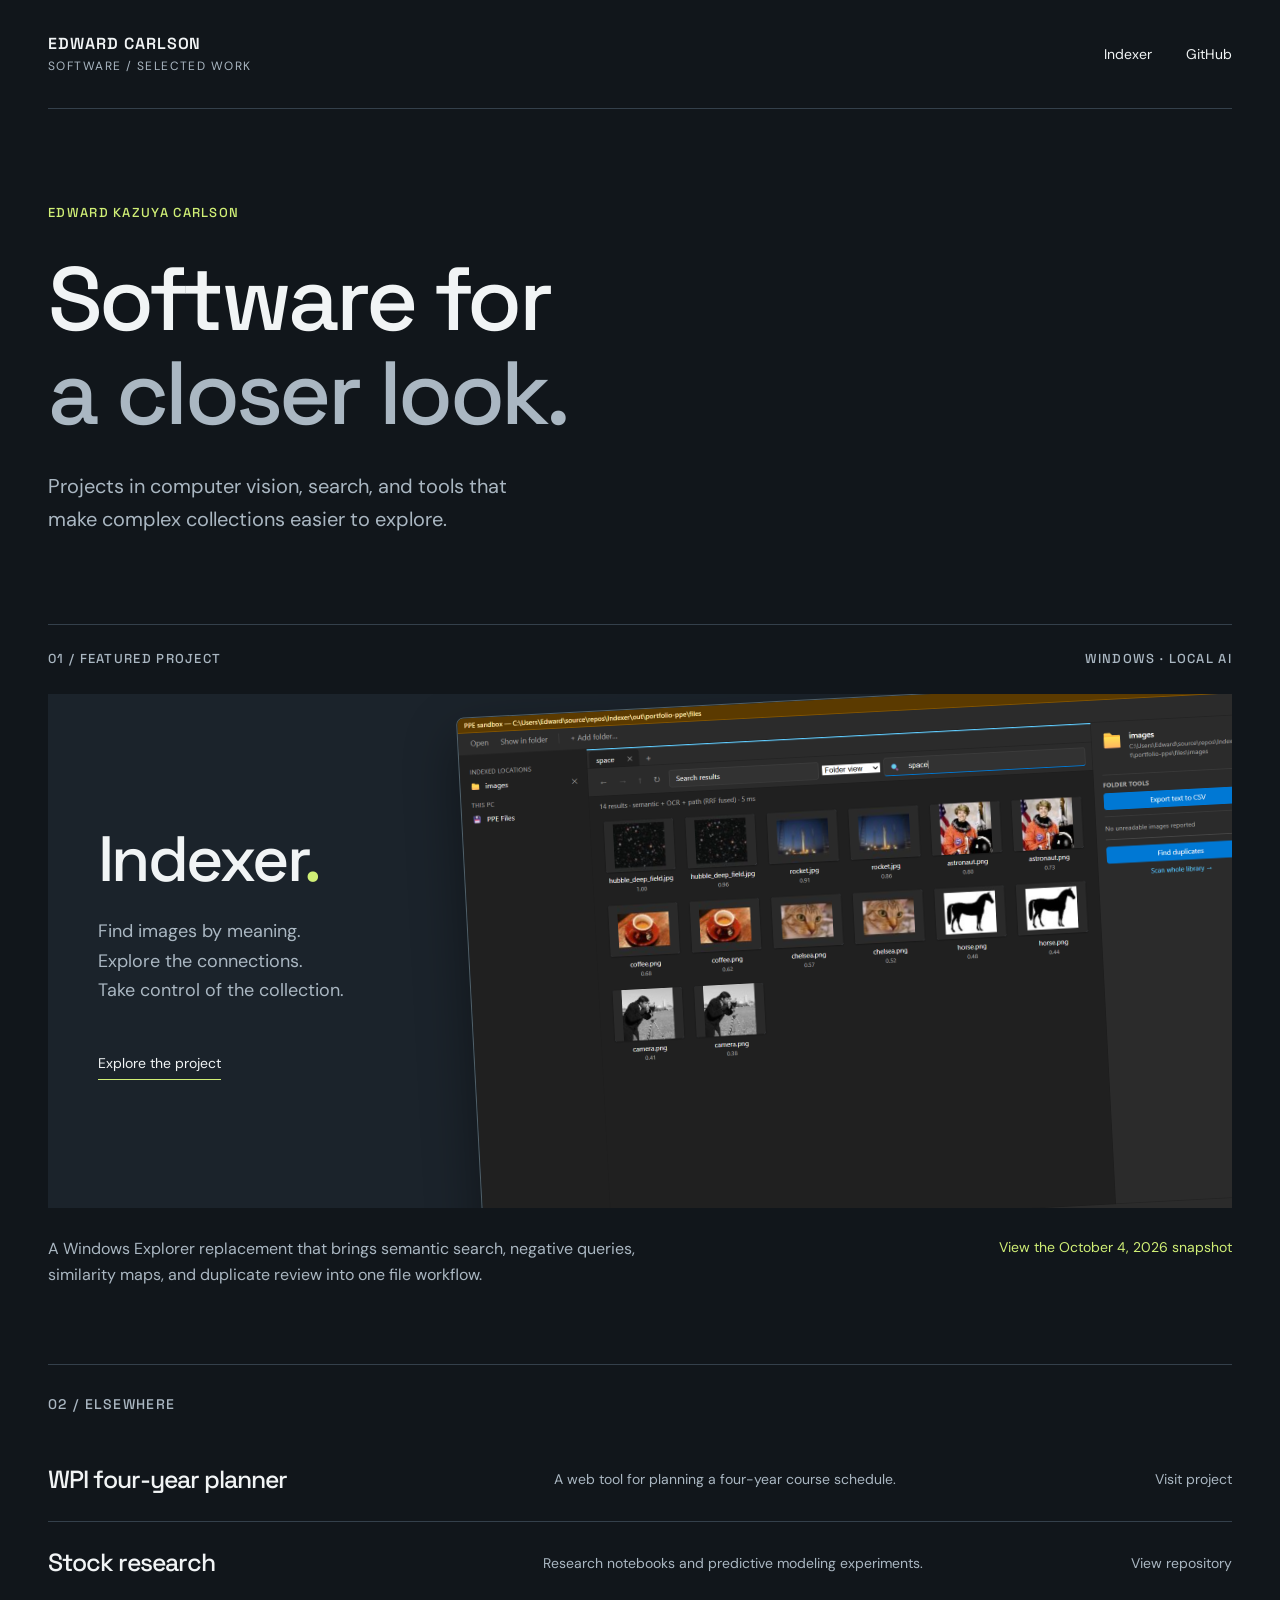
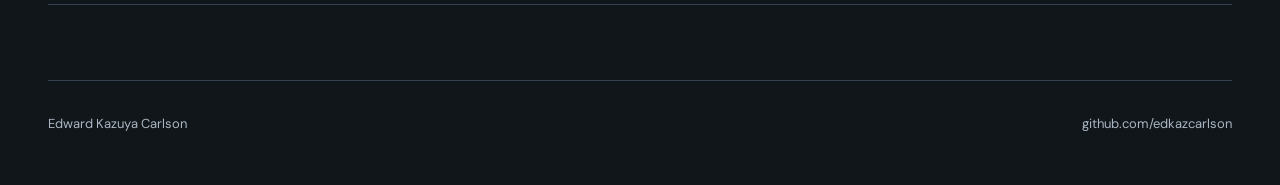
<file: index.html>
<!doctype html>
<html lang="en">
<head>
  <meta charset="utf-8"><meta name="viewport" content="width=device-width, initial-scale=1">
  <title>Edward Kazuya Carlson — Software projects</title>
  <meta name="description" content="Software projects by Edward Kazuya Carlson. Explore Indexer, a Windows file browser with local image search, visual clustering, and duplicate cleanup.">
  <link rel="icon" type="image/svg+xml" href="data:image/svg+xml,%3Csvg xmlns='http://www.w3.org/2000/svg' viewBox='0 0 32 32'%3E%3Crect width='32' height='32' rx='7' fill='%2311161b'/%3E%3Cpath d='M9 8h15v4H13v3h9v4h-9v3h11v4H9z' fill='%23d0ef76'/%3E%3C/svg%3E">
  <link rel="canonical" href="https://edkazcarlson.github.io/">
  <link rel="stylesheet" href="/assets/site.css">
</head>
<body>
  <a class="skip" href="#main">Skip to content</a>
  <header class="header wrap"><a class="wordmark" href="/">EDWARD CARLSON<span>SOFTWARE / SELECTED WORK</span></a><nav aria-label="Main"><a href="/projects/indexer/">Indexer</a><a href="https://github.com/edkazcarlson">GitHub</a></nav></header>
  <main id="main">
    <section class="home-intro wrap"><p class="eyebrow">EDWARD KAZUYA CARLSON</p><h1>Software for<br><span class="muted">a closer look.</span></h1><p class="intro-copy">Projects in computer vision, search, and tools that make complex collections easier to explore.</p></section>
    <section class="featured wrap" aria-labelledby="featured-title"><div class="section-label"><span>01 / FEATURED PROJECT</span><span>WINDOWS · LOCAL AI</span></div><a class="project-cover" href="/projects/indexer/"><div class="cover-copy"><h2 id="featured-title">Indexer<span class="accent">.</span></h2><p>Find images by meaning.<br>Explore the connections.<br>Take control of the collection.</p><span class="text-link">Explore the project</span></div><img src="/assets/semantic-search.png" alt="Real Indexer search results for space in a disposable sample library" width="1440" height="960"></a><div class="project-summary"><p>A Windows Explorer replacement that brings semantic search, negative queries, similarity maps, and duplicate review into one file workflow.</p><a class="edition" href="/projects/indexer/snapshots/2026-10-04/">View the October 4, 2026 snapshot</a></div></section>
    <section class="other-work wrap"><div class="section-label"><span>02 / ELSEWHERE</span></div><a href="https://edkazcarlson.github.io/wpi4YearPlanner/"><h3>WPI four-year planner</h3><p>A web tool for planning a four-year course schedule.</p><span>Visit project</span></a><a href="https://github.com/edkazcarlson/stockResearch"><h3>Stock research</h3><p>Research notebooks and predictive modeling experiments.</p><span>View repository</span></a></section>
  </main>
  <footer class="footer wrap"><span>Edward Kazuya Carlson</span><a href="https://github.com/edkazcarlson">github.com/edkazcarlson</a></footer>
</body>
</html>
</file>
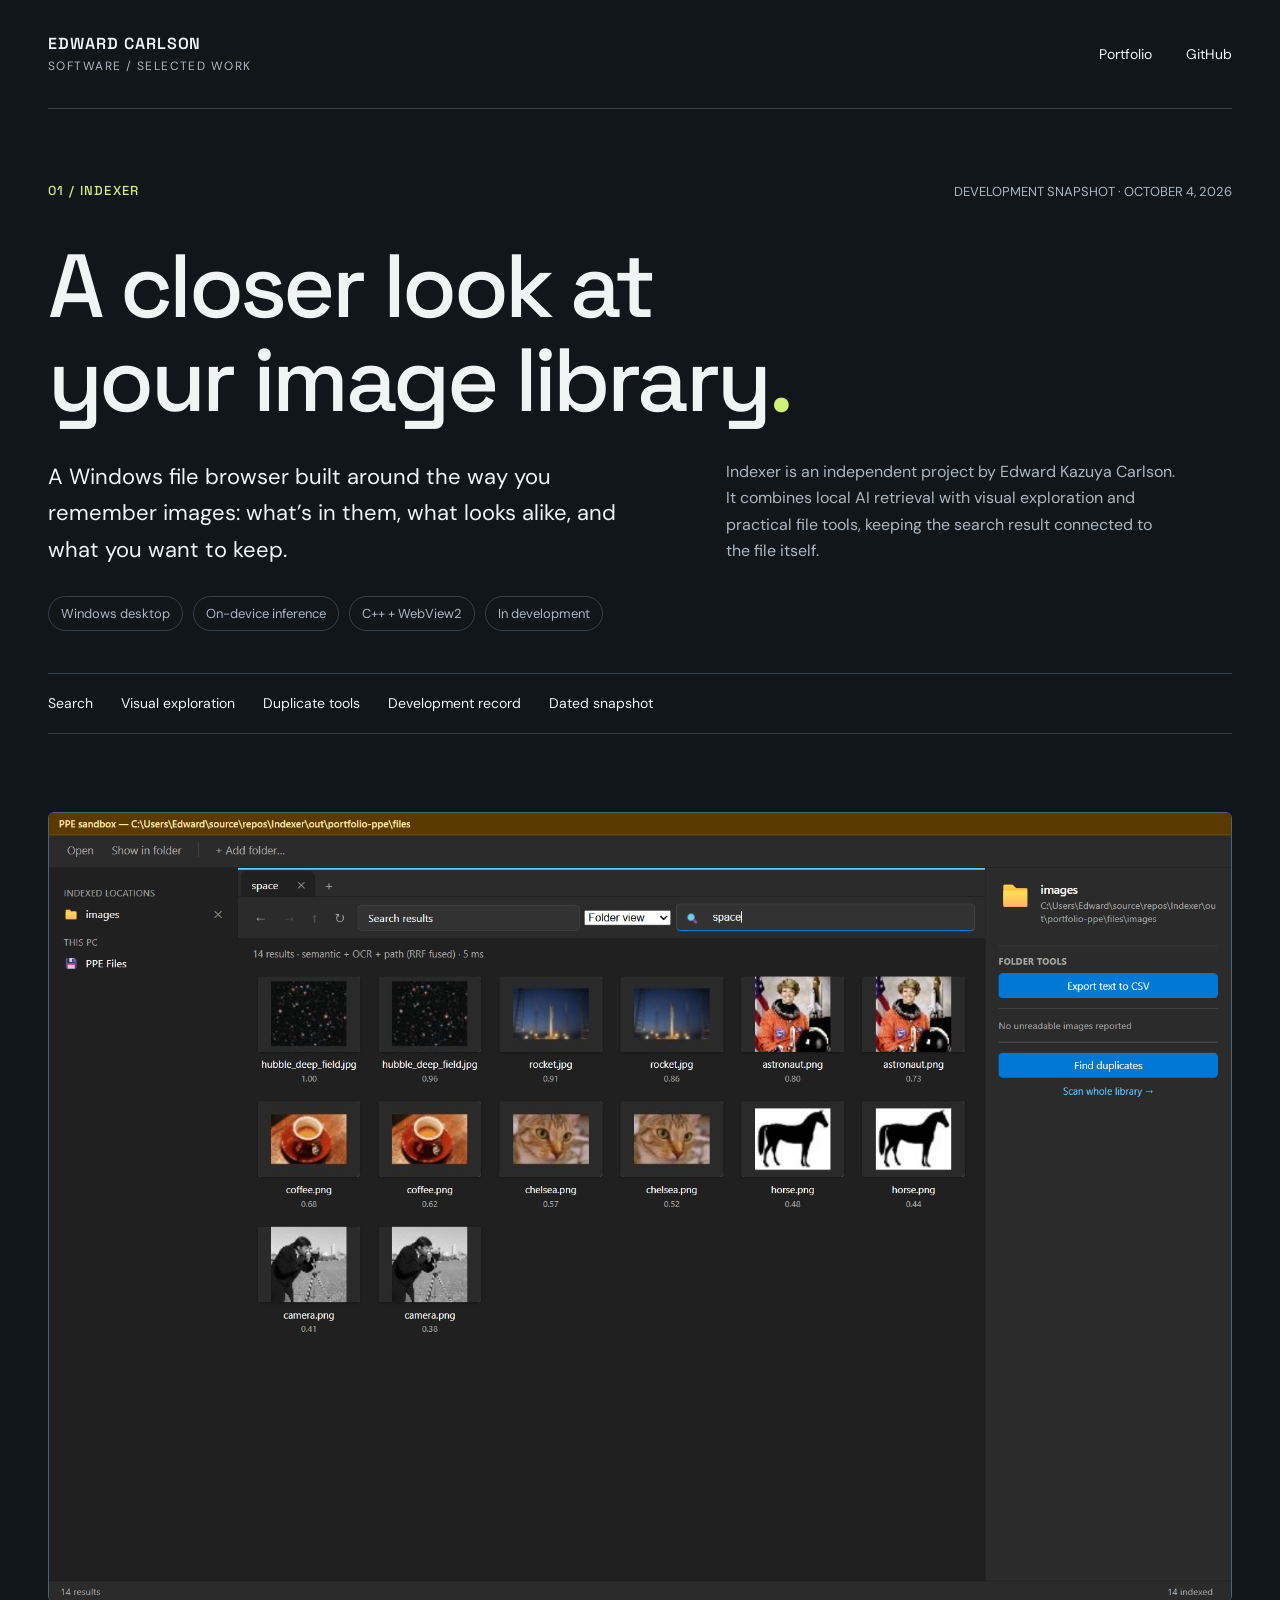
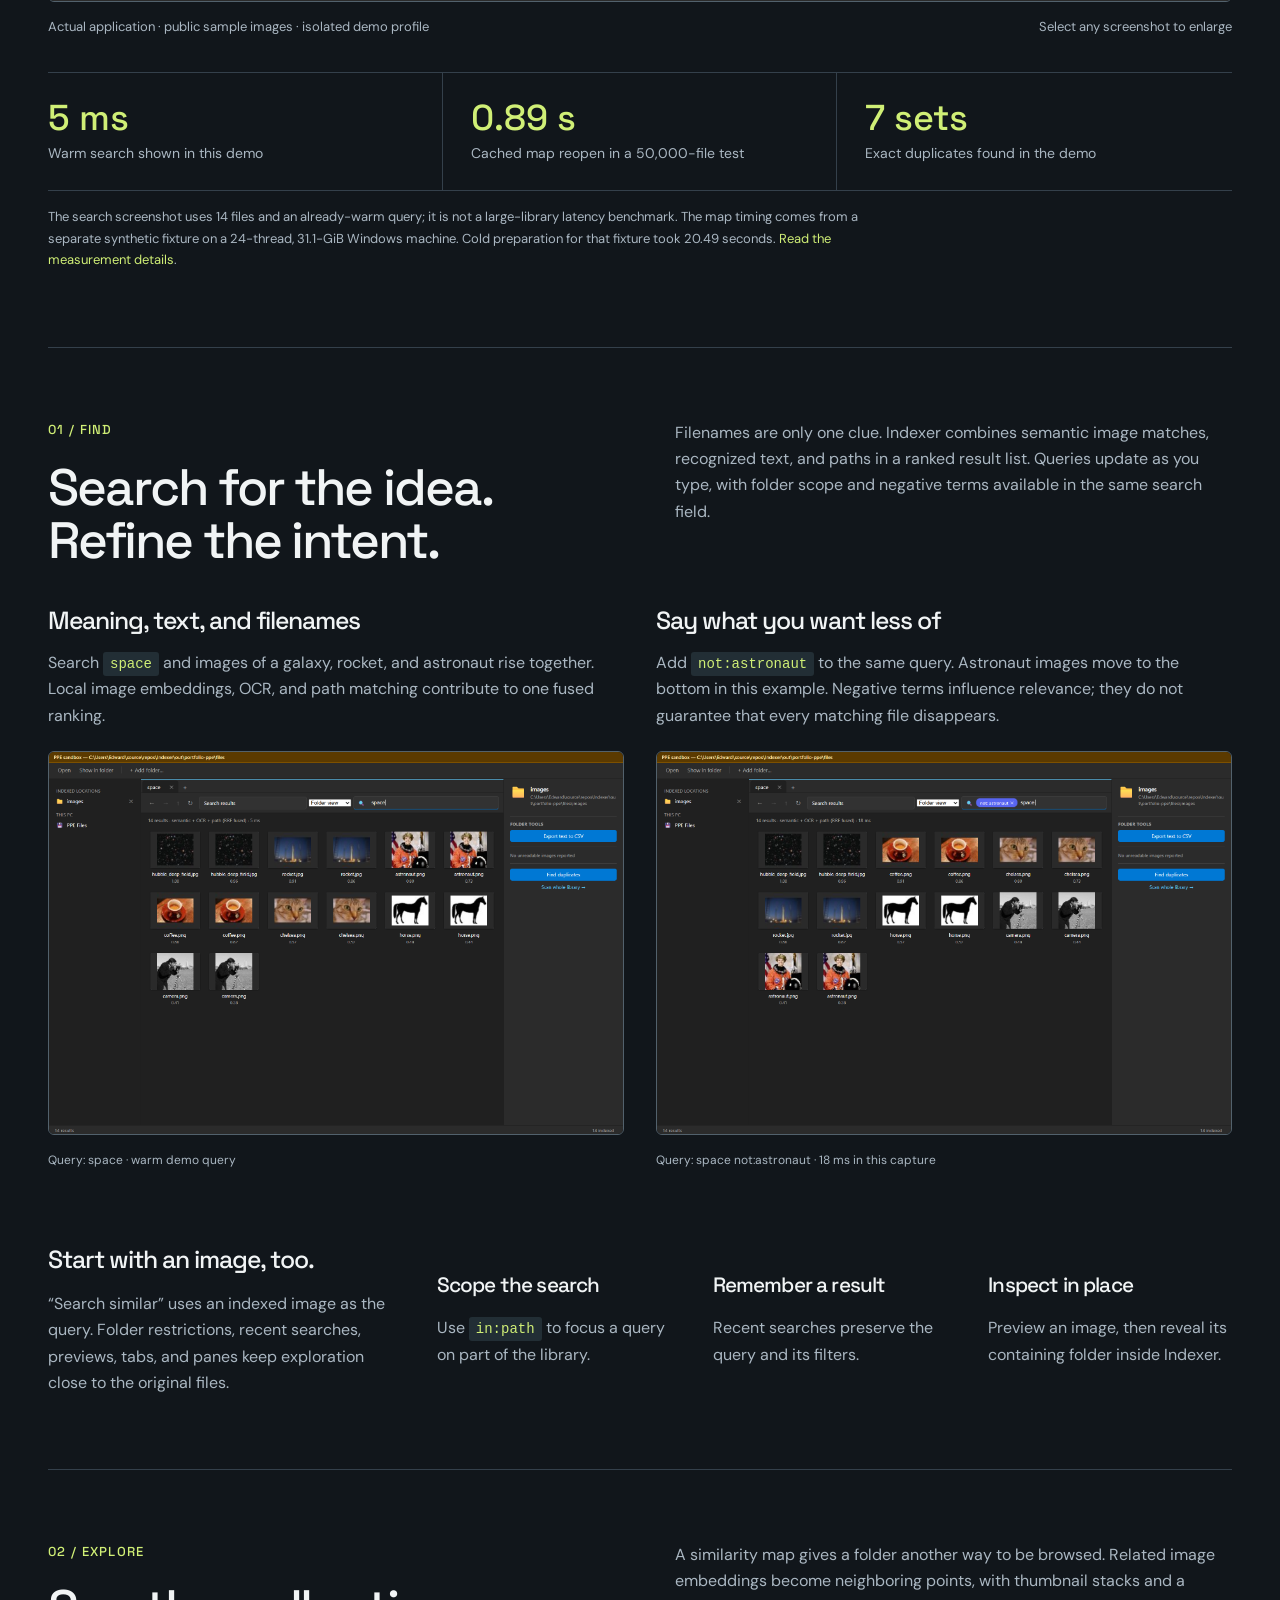
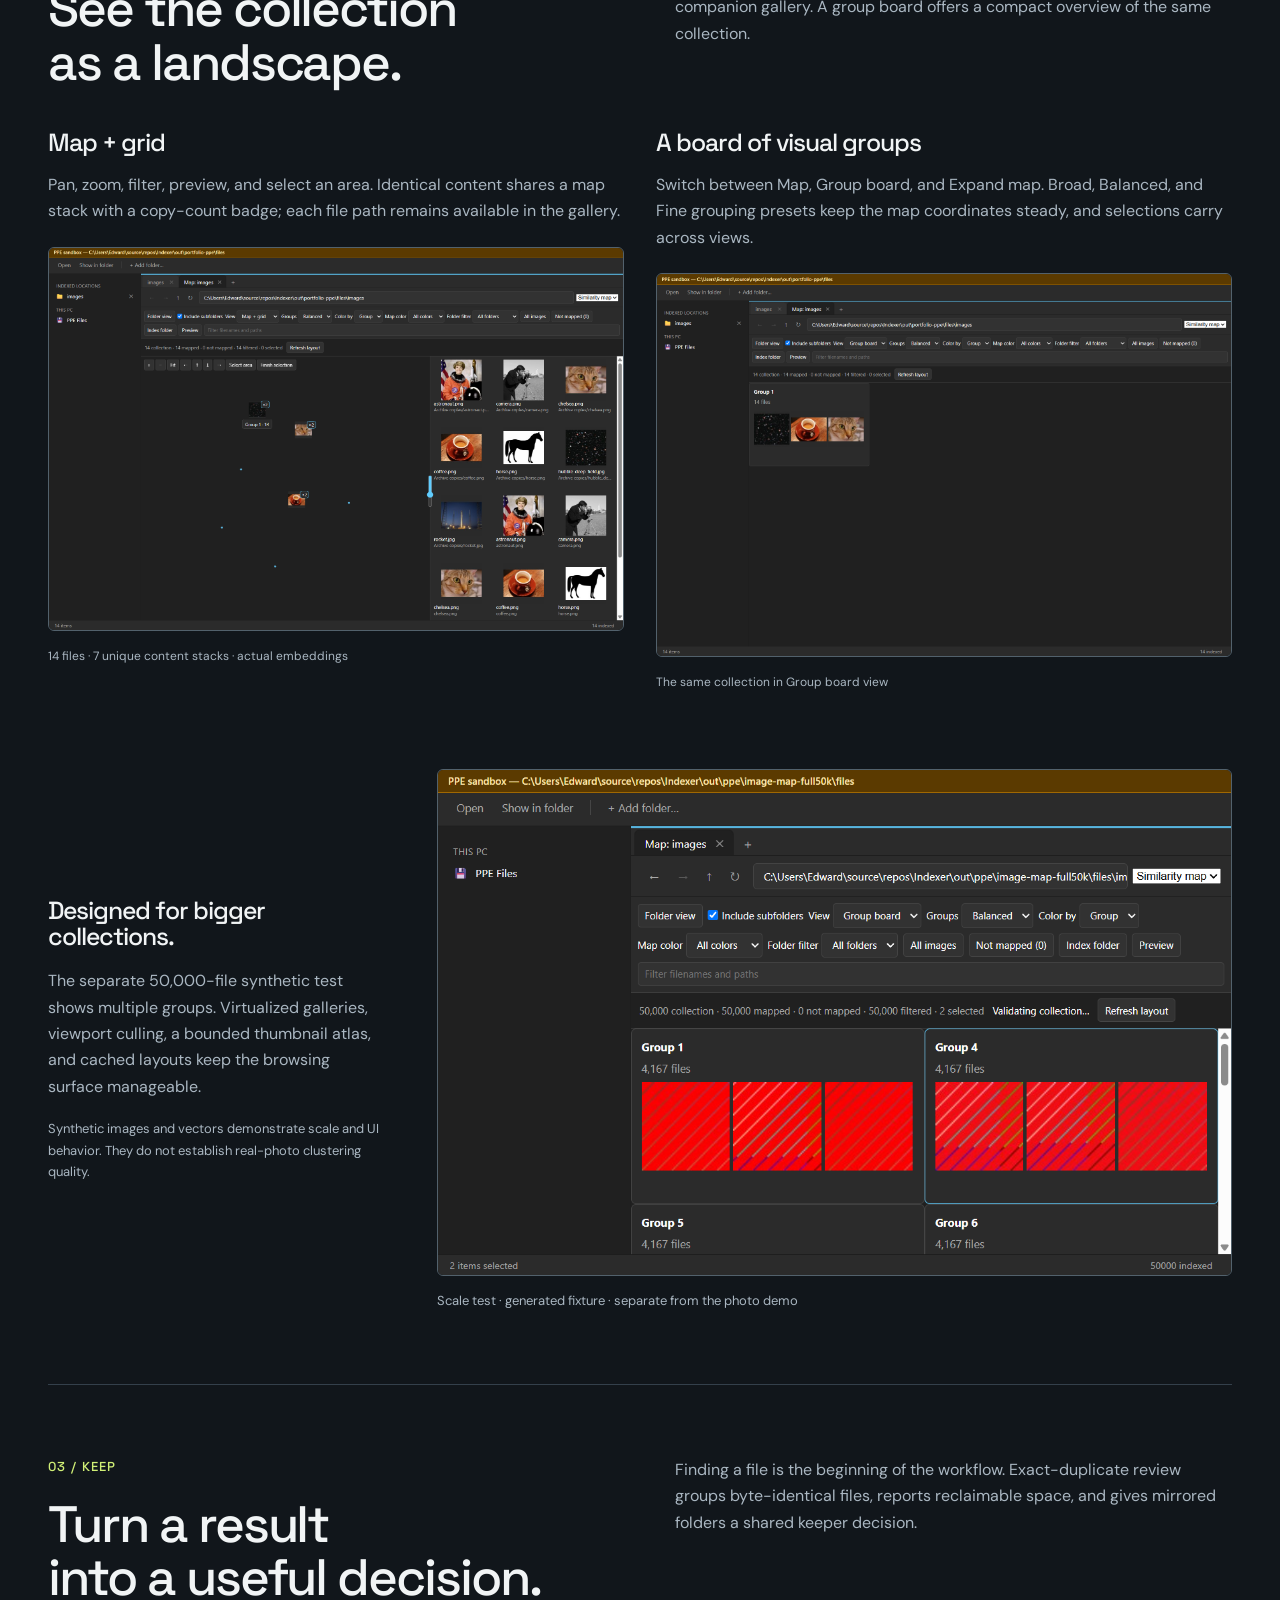
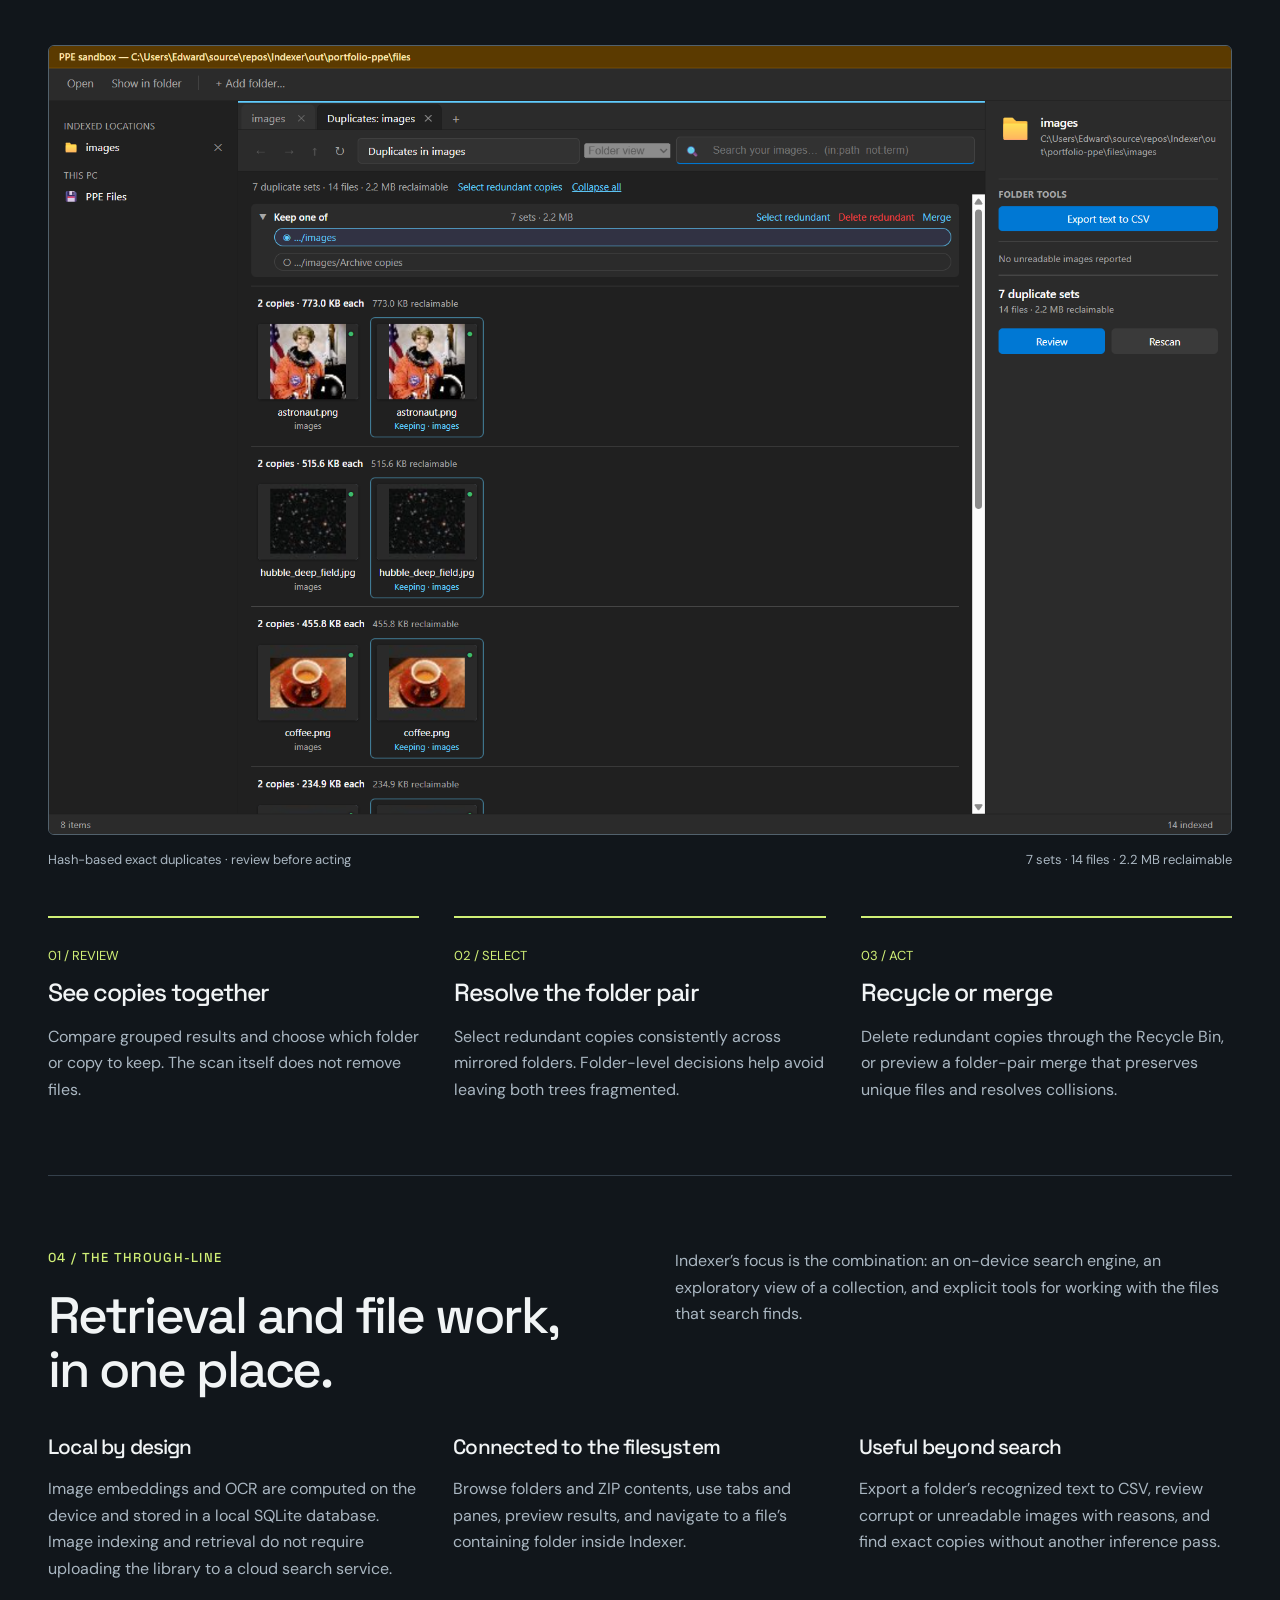
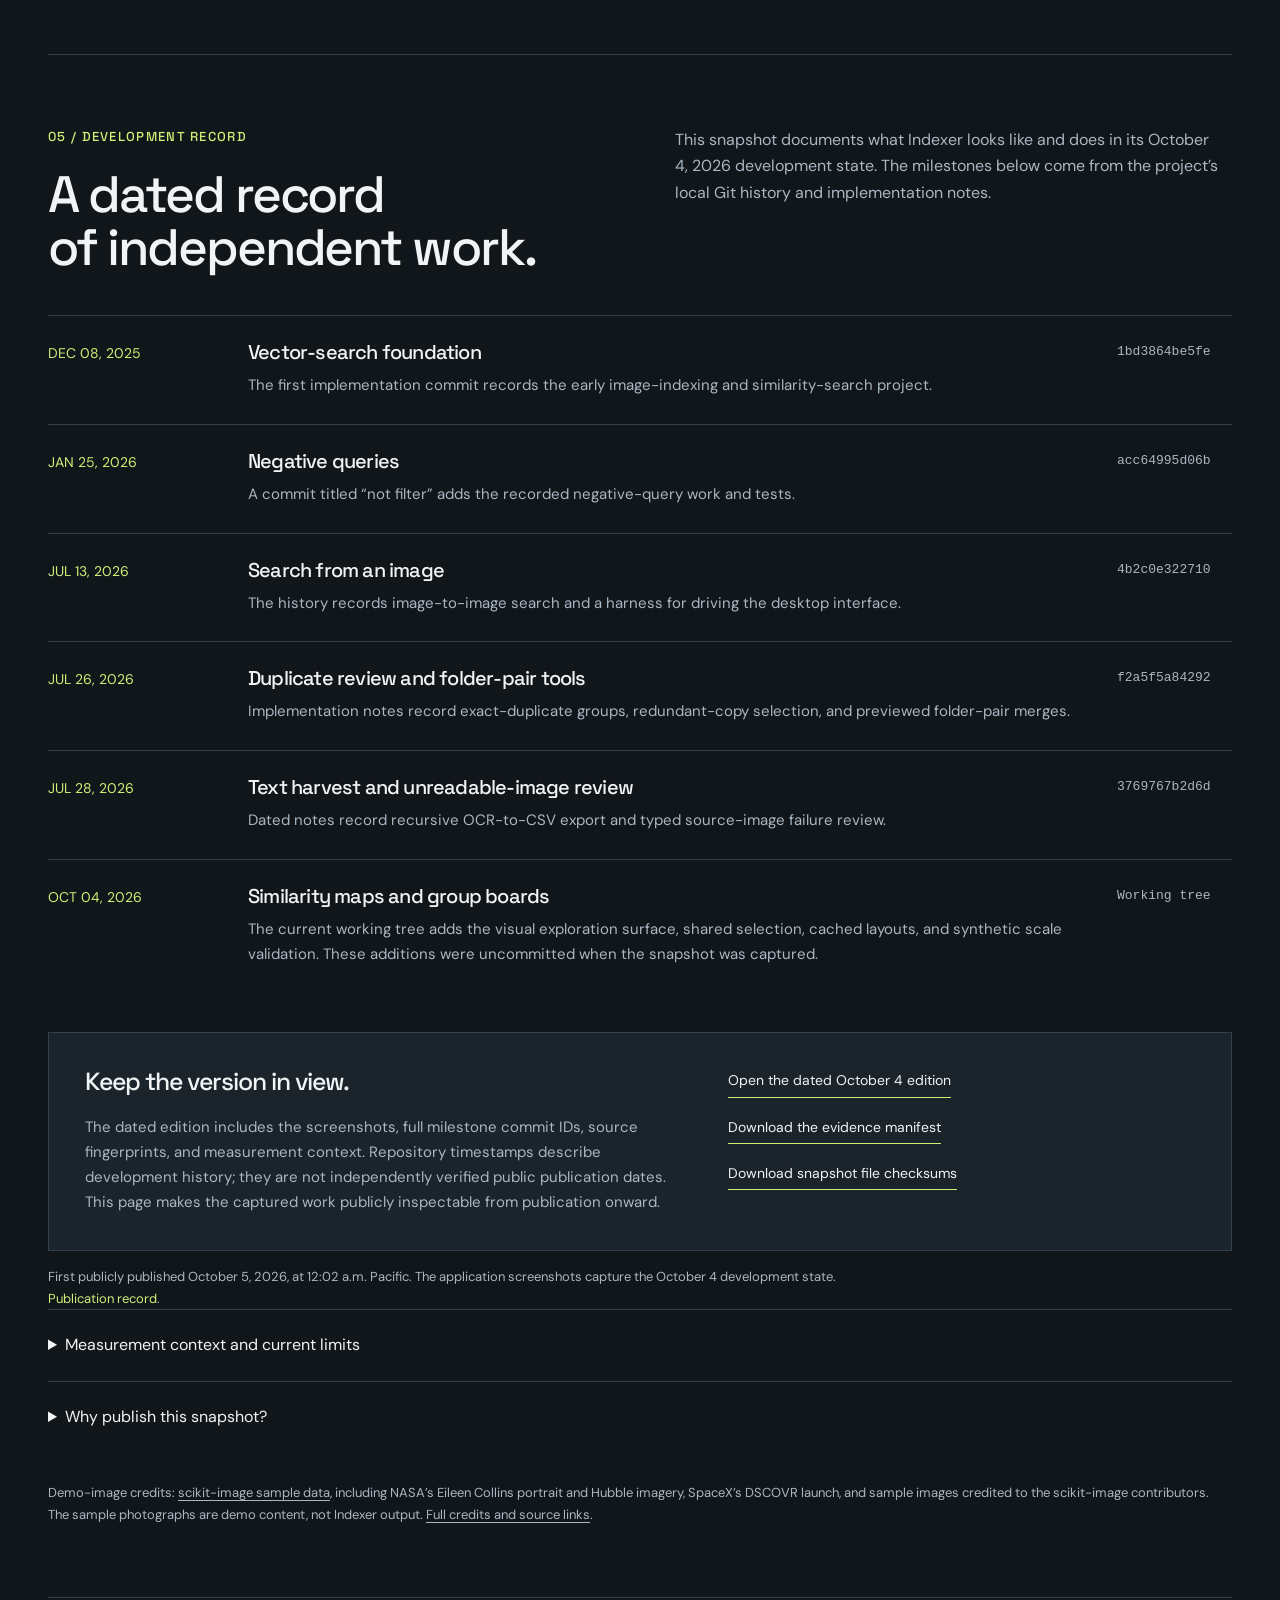
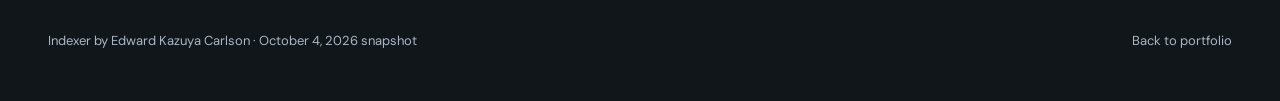
<file: projects/indexer/index.html>
<!doctype html>
<html lang="en">
<head>
  <meta charset="utf-8"><meta name="viewport" content="width=device-width, initial-scale=1">
  <title>Indexer — Local image search and visual file exploration | Edward Carlson</title>
  <meta name="description" content="A dated look at Indexer by Edward Kazuya Carlson: fast local semantic image search, negative queries, similarity maps, group boards, and exact-duplicate review.">
  <meta property="og:title" content="Indexer — A closer look at your image library"><meta property="og:description" content="Independent Windows software by Edward Kazuya Carlson. Real screenshots, distinctive file workflows, and a dated development record.">
  <link rel="canonical" href="https://edkazcarlson.github.io/projects/indexer/">
  <link rel="icon" type="image/svg+xml" href="data:image/svg+xml,%3Csvg xmlns='http://www.w3.org/2000/svg' viewBox='0 0 32 32'%3E%3Crect width='32' height='32' rx='7' fill='%2311161b'/%3E%3Cpath d='M9 8h15v4H13v3h9v4h-9v3h11v4H9z' fill='%23d0ef76'/%3E%3C/svg%3E">
  <link rel="stylesheet" href="/assets/site.css"><script src="/assets/gallery.js" defer></script>
</head>
<body>
  <a class="skip" href="#main">Skip to content</a>
  <header class="header wrap"><a class="wordmark" href="/">EDWARD CARLSON<span>SOFTWARE / SELECTED WORK</span></a><nav aria-label="Main"><a href="/">Portfolio</a><a href="https://github.com/edkazcarlson">GitHub</a></nav></header>
  <main id="main">
    <section class="case-hero wrap">
      <div class="case-topline"><p class="eyebrow">01 / INDEXER</p><span class="snapshot-label">DEVELOPMENT SNAPSHOT · OCTOBER 4, 2026</span></div>
      <div id="snapshot-banner"></div>
      <h1>A closer look at<br>your image library<span class="accent">.</span></h1>
      <div class="case-intro"><p class="lead">A Windows file browser built around the way you remember images: what’s in them, what looks alike, and what you want to keep.</p><p class="context">Indexer is an independent project by Edward Kazuya Carlson. It combines local AI retrieval with visual exploration and practical file tools, keeping the search result connected to the file itself.</p></div>
      <div class="pills"><span class="pill">Windows desktop</span><span class="pill">On-device inference</span><span class="pill">C++ + WebView2</span><span class="pill">In development</span></div>
      <nav class="case-nav" aria-label="On this page"><a href="#search">Search</a><a href="#explore">Visual exploration</a><a href="#cleanup">Duplicate tools</a><a href="#record">Development record</a><a href="/projects/indexer/snapshots/2026-10-04/">Dated snapshot</a></nav>
    </section>
    <section class="showcase wrap" aria-label="Indexer application screenshot">
      <button class="image-button" data-image="/assets/semantic-search.png" data-caption="Semantic search for space. Real Indexer development build, 14-file disposable library, October 4, 2026." aria-label="Enlarge the semantic search screenshot"><img src="/assets/semantic-search.png" alt="Indexer ranks images of galaxies, a rocket, and an astronaut ahead of unrelated photographs for the query space" width="1800" height="1200"></button>
      <p class="caption"><span>Actual application · public sample images · isolated demo profile</span><span>Select any screenshot to enlarge</span></p>
      <div class="metrics"><div class="metric"><strong>5 ms</strong><span>Warm search shown in this demo</span></div><div class="metric"><strong>0.89 s</strong><span>Cached map reopen in a 50,000-file test</span></div><div class="metric"><strong>7 sets</strong><span>Exact duplicates found in the demo</span></div></div>
      <p class="measurement-note">The search screenshot uses 14 files and an already-warm query; it is not a large-library latency benchmark. The map timing comes from a separate synthetic fixture on a 24-thread, 31.1-GiB Windows machine. Cold preparation for that fixture took 20.49 seconds. <a class="accent" href="#measurements">Read the measurement details</a>.</p>
    </section>
    <section id="search" class="section wrap">
      <div class="section-heading"><div><p class="eyebrow">01 / FIND</p><h2>Search for the idea.<br>Refine the intent.</h2></div><p>Filenames are only one clue. Indexer combines semantic image matches, recognized text, and paths in a ranked result list. Queries update as you type, with folder scope and negative terms available in the same search field.</p></div>
      <div class="feature-grid">
        <article class="feature"><h3>Meaning, text, and filenames</h3><p>Search <code>space</code> and images of a galaxy, rocket, and astronaut rise together. Local image embeddings, OCR, and path matching contribute to one fused ranking.</p><button class="image-button" data-image="/assets/semantic-search.png" data-caption="space — 14 results, 5 ms displayed by the app on a warm demo query." aria-label="Enlarge the search screenshot"><img src="/assets/semantic-search.png" alt="Semantic search results for space with a 5 ms response displayed by Indexer" width="1800" height="1200" loading="lazy"></button><p class="caption"><span>Query: space · warm demo query</span></p></article>
        <article class="feature"><h3>Say what you want less of</h3><p>Add <code>not:astronaut</code> to the same query. Astronaut images move to the bottom in this example. Negative terms influence relevance; they do not guarantee that every matching file disappears.</p><button class="image-button" data-image="/assets/negative-search.png" data-caption="space not:astronaut — the astronaut photographs move from positions 5–6 to positions 13–14. The result count remains 14." aria-label="Enlarge the negative search screenshot"><img src="/assets/negative-search.png" alt="Indexer search for space with a not astronaut chip; astronaut photographs are demoted to the bottom" width="1800" height="1200" loading="lazy"></button><p class="caption"><span>Query: space not:astronaut · 18 ms in this capture</span></p></article>
      </div>
      <div class="wide-feature"><div><h3>Start with an image, too.</h3><p>“Search similar” uses an indexed image as the query. Folder restrictions, recent searches, previews, tabs, and panes keep exploration close to the original files.</p></div><div class="notes-grid"><div><h3>Scope the search</h3><p>Use <span class="query">in:path</span> to focus a query on part of the library.</p></div><div><h3>Remember a result</h3><p>Recent searches preserve the query and its filters.</p></div><div><h3>Inspect in place</h3><p>Preview an image, then reveal its containing folder inside Indexer.</p></div></div></div>
    </section>
    <section id="explore" class="section wrap">
      <div class="section-heading"><div><p class="eyebrow">02 / EXPLORE</p><h2>See the collection<br>as a landscape.</h2></div><p>A similarity map gives a folder another way to be browsed. Related image embeddings become neighboring points, with thumbnail stacks and a companion gallery. A group board offers a compact overview of the same collection.</p></div>
      <div class="feature-grid">
        <article class="feature"><h3>Map + grid</h3><p>Pan, zoom, filter, preview, and select an area. Identical content shares a map stack with a copy-count badge; each file path remains available in the gallery.</p><button class="image-button" data-image="/assets/similarity-map.png" data-caption="Similarity map of the 14-file demo. Seven unique images form seven content stacks; identical copies show ×2 badges. This small library forms one broad group." aria-label="Enlarge the similarity map screenshot"><img src="/assets/similarity-map.png" alt="Indexer similarity map with thumbnail stacks and copy-count badges beside a gallery" width="1800" height="1200" loading="lazy"></button><p class="caption"><span>14 files · 7 unique content stacks · actual embeddings</span></p></article>
        <article class="feature"><h3>A board of visual groups</h3><p>Switch between Map, Group board, and Expand map. Broad, Balanced, and Fine grouping presets keep the map coordinates steady, and selections carry across views.</p><button class="image-button" data-image="/assets/group-board.png" data-caption="Group board of the same small demo collection. The board and map share the collection and selection state." aria-label="Enlarge the group board screenshot"><img src="/assets/group-board.png" alt="Indexer group board showing the visual group and representative images for the sample collection" width="1800" height="1200" loading="lazy"></button><p class="caption"><span>The same collection in Group board view</span></p></article>
      </div>
      <div class="wide-feature"><div><h3>Designed for bigger collections.</h3><p>The separate 50,000-file synthetic test shows multiple groups. Virtualized galleries, viewport culling, a bounded thumbnail atlas, and cached layouts keep the browsing surface manageable.</p><p class="measurement-note">Synthetic images and vectors demonstrate scale and UI behavior. They do not establish real-photo clustering quality.</p></div><figure><button class="image-button" data-image="/assets/scale-group-board.png" data-caption="Separate 50,000-file PPE stress fixture with deterministic synthetic images and vectors. Captured by the existing integration harness on October 4, 2026." aria-label="Enlarge the synthetic scale-test group board"><img src="/assets/scale-group-board.png" alt="Multiple visual groups in Indexer’s 50,000-file synthetic stress-test fixture" width="1183" height="754" loading="lazy"></button><figcaption class="caption"><span>Scale test · generated fixture · separate from the photo demo</span></figcaption></figure></div>
    </section>
    <section id="cleanup" class="section wrap">
      <div class="section-heading"><div><p class="eyebrow">03 / KEEP</p><h2>Turn a result<br>into a useful decision.</h2></div><p>Finding a file is the beginning of the workflow. Exact-duplicate review groups byte-identical files, reports reclaimable space, and gives mirrored folders a shared keeper decision.</p></div>
      <button class="image-button" data-image="/assets/duplicate-review.png" data-caption="Exact-duplicate review: seven sets, fourteen files, and 2.2 MB reclaimable in the disposable sample library. This capture reviews copies without deleting them." aria-label="Enlarge the duplicate review screenshot"><img src="/assets/duplicate-review.png" alt="Indexer duplicate tool groups two matching folders and shows keeper controls, redundant-copy selection, merge, and reclaimable space" width="1800" height="1200" loading="lazy"></button>
      <p class="caption"><span>Hash-based exact duplicates · review before acting</span><span>7 sets · 14 files · 2.2 MB reclaimable</span></p>
      <div class="workflow"><div><small>01 / REVIEW</small><h3>See copies together</h3><p>Compare grouped results and choose which folder or copy to keep. The scan itself does not remove files.</p></div><div><small>02 / SELECT</small><h3>Resolve the folder pair</h3><p>Select redundant copies consistently across mirrored folders. Folder-level decisions help avoid leaving both trees fragmented.</p></div><div><small>03 / ACT</small><h3>Recycle or merge</h3><p>Delete redundant copies through the Recycle Bin, or preview a folder-pair merge that preserves unique files and resolves collisions.</p></div></div>
    </section>
    <section class="section wrap">
      <div class="section-heading"><div><p class="eyebrow">04 / THE THROUGH-LINE</p><h2>Retrieval and file work,<br>in one place.</h2></div><p>Indexer’s focus is the combination: an on-device search engine, an exploratory view of a collection, and explicit tools for working with the files that search finds.</p></div>
      <div class="notes-grid"><div><h3>Local by design</h3><p>Image embeddings and OCR are computed on the device and stored in a local SQLite database. Image indexing and retrieval do not require uploading the library to a cloud search service.</p></div><div><h3>Connected to the filesystem</h3><p>Browse folders and ZIP contents, use tabs and panes, preview results, and navigate to a file’s containing folder inside Indexer.</p></div><div><h3>Useful beyond search</h3><p>Export a folder’s recognized text to CSV, review corrupt or unreadable images with reasons, and find exact copies without another inference pass.</p></div></div>
    </section>
    <section id="record" class="section wrap">
      <div class="section-heading"><div><p class="eyebrow">05 / DEVELOPMENT RECORD</p><h2>A dated record<br>of independent work.</h2></div><p>This snapshot documents what Indexer looks like and does in its October 4, 2026 development state. The milestones below come from the project’s local Git history and implementation notes.</p></div>
      <div class="timeline">
        <article class="timeline-row"><time datetime="2025-12-08">DEC 08, 2025</time><div><h3>Vector-search foundation</h3><p>The first implementation commit records the early image-indexing and similarity-search project.</p></div><span class="commit" title="1bd3864be5fea48ca684ea2294150848e83aec48">1bd3864be5fe</span></article>
        <article class="timeline-row"><time datetime="2026-01-25">JAN 25, 2026</time><div><h3>Negative queries</h3><p>A commit titled “not filter” adds the recorded negative-query work and tests.</p></div><span class="commit" title="acc64995d06bbcee59675ed25cea2aa130e70ef7">acc64995d06b</span></article>
        <article class="timeline-row"><time datetime="2026-07-13">JUL 13, 2026</time><div><h3>Search from an image</h3><p>The history records image-to-image search and a harness for driving the desktop interface.</p></div><span class="commit" title="4b2c0e3227100073b59ef8a738969f5bf2179f20">4b2c0e322710</span></article>
        <article class="timeline-row"><time datetime="2026-07-26">JUL 26, 2026</time><div><h3>Duplicate review and folder-pair tools</h3><p>Implementation notes record exact-duplicate groups, redundant-copy selection, and previewed folder-pair merges.</p></div><span class="commit" title="f2a5f5a84292470d5e8d083f2d14445c26da9561">f2a5f5a84292</span></article>
        <article class="timeline-row"><time datetime="2026-07-28">JUL 28, 2026</time><div><h3>Text harvest and unreadable-image review</h3><p>Dated notes record recursive OCR-to-CSV export and typed source-image failure review.</p></div><span class="commit" title="3769767b2d6d0c43431488acc21a4b120af918fa">3769767b2d6d</span></article>
        <article class="timeline-row"><time datetime="2026-10-04">OCT 04, 2026</time><div><h3>Similarity maps and group boards</h3><p>The current working tree adds the visual exploration surface, shared selection, cached layouts, and synthetic scale validation. These additions were uncommitted when the snapshot was captured.</p></div><span class="commit">Working tree</span></article>
      </div>
      <div class="evidence"><div><h3>Keep the version in view.</h3><p>The dated edition includes the screenshots, full milestone commit IDs, source fingerprints, and measurement context. Repository timestamps describe development history; they are not independently verified public publication dates. This page makes the captured work publicly inspectable from publication onward.</p></div><div class="evidence-links"><a href="/projects/indexer/snapshots/2026-10-04/">Open the dated October 4 edition</a><a href="/projects/indexer/snapshots/2026-10-04/evidence.json" download>Download the evidence manifest</a><a href="/projects/indexer/snapshots/2026-10-04/SHA256SUMS.txt" download>Download snapshot file checksums</a></div></div>
      <p class="measurement-note">First publicly published October 5, 2026, at 12:02 a.m. Pacific. The application screenshots capture the October 4 development state. <a class="accent" href="/projects/indexer/snapshots/2026-10-04/publication.json">Publication record</a>.</p>
      <details id="measurements"><summary>Measurement context and current limits</summary><p>The 14-file screenshot corpus contains seven public scikit-image examples and one identical copy of each. The captured warm <code>space</code> query displays 5 ms; <code>space not:astronaut</code> displays 18 ms. These are individual GUI observations, including warm caches, rather than a statistical benchmark or a cold-start claim.</p><p>The separate 50,000-file generated fixture contains 11,220 unique content stacks. Recorded timings: cold folder preparation 20.49 s, native cached reopening 0.54 s, GUI cached reopening 0.89 s, preset switching 29–33 ms, and draw p95 10 ms. The test machine ran Windows 11 with 24 logical CPUs and 31.1 GiB usable RAM. A synthetic 50,000-unique-vector pipeline test took 66.12 s. These are different workloads.</p><p>The similarity-map feature is a development implementation and has not been packaged or released by this snapshot. Qualification on an actual 8-core, 16-GiB baseline and real-photo clustering evaluation remain future work. Exact-duplicate cleanup is implemented; near-duplicate cleanup, automatic culling, and visual folder diff are not presented here as completed features.</p></details>
      <details><summary>Why publish this snapshot?</summary><p>This is a record of an independently developed project, its implementation choices, and the workflows it already supports. As AI features expand across desktop software, the snapshot gives visitors something concrete to inspect: the working interface, its behavior, and the recorded development history.</p><p>The purpose is to document the work. It does not claim that another company copied Indexer, that these ideas are unique inventions, or that repository timestamps prove priority over any particular announcement.</p></details>
      <p class="credits">Demo-image credits: <a href="https://scikit-image.org/docs/0.19.x/api/skimage.data.html">scikit-image sample data</a>, including NASA’s Eileen Collins portrait and Hubble imagery, SpaceX’s DSCOVR launch, and sample images credited to the scikit-image contributors. The sample photographs are demo content, not Indexer output. <a href="/assets/image-credits.txt">Full credits and source links</a>.</p>
    </section>
  </main>
  <footer class="footer wrap"><span>Indexer by Edward Kazuya Carlson · October 4, 2026 snapshot</span><a href="/">Back to portfolio</a></footer>
  <dialog class="lightbox" aria-label="Enlarged application screenshot"><button class="close" type="button">Close screenshot</button><img alt=""><p></p></dialog>
</body>
</html>
</file>
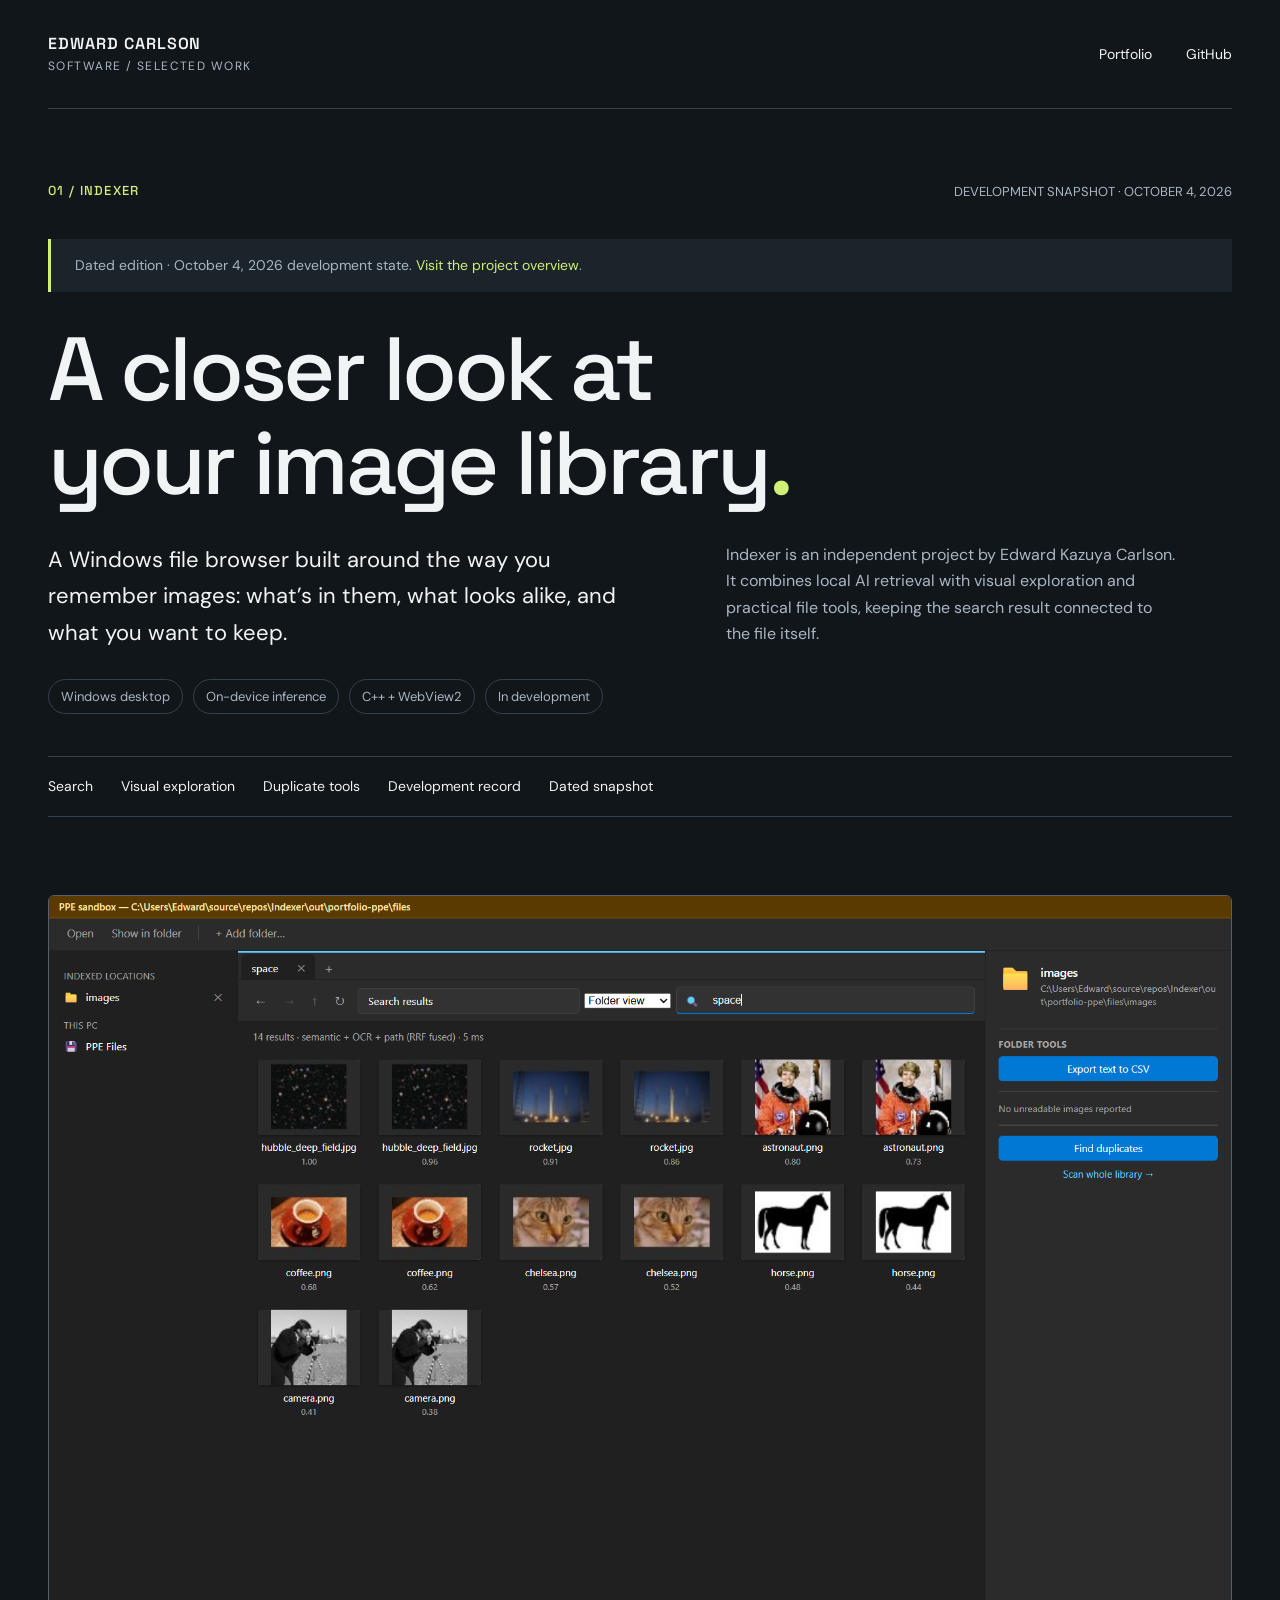
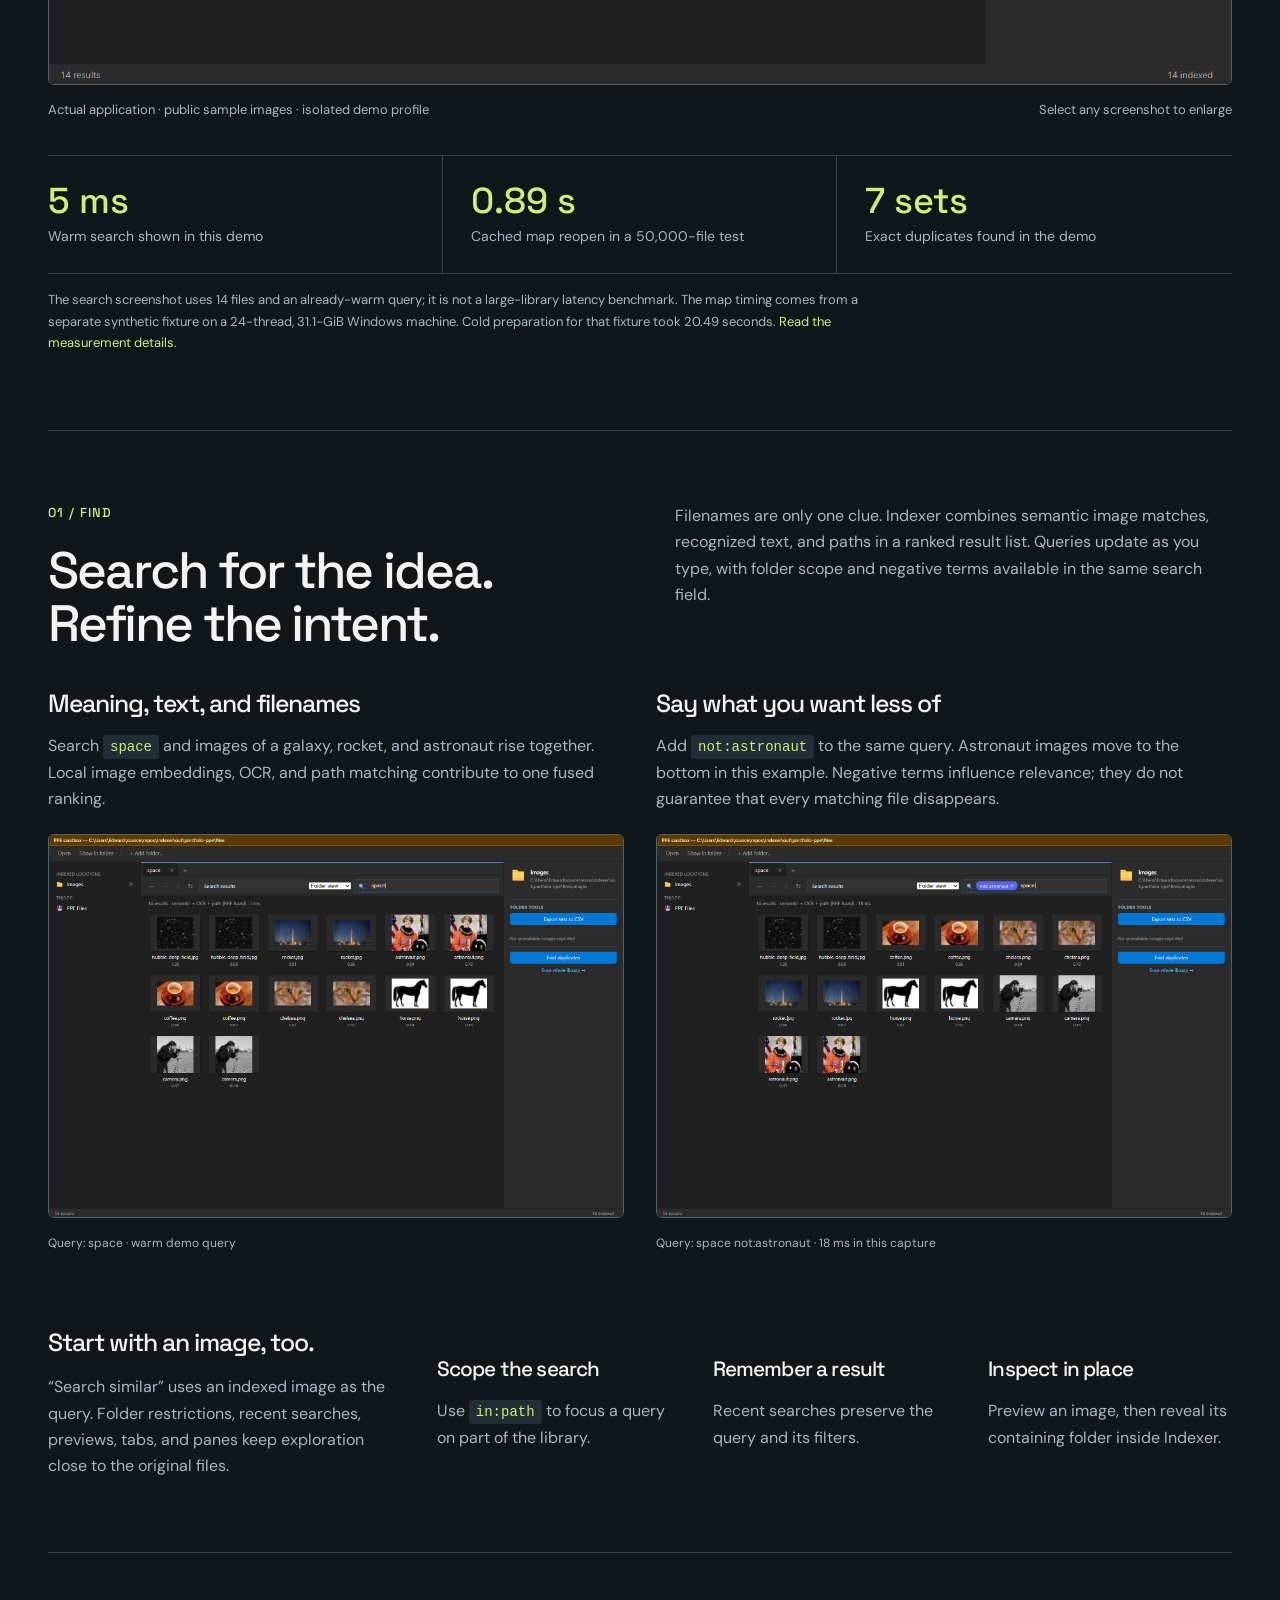
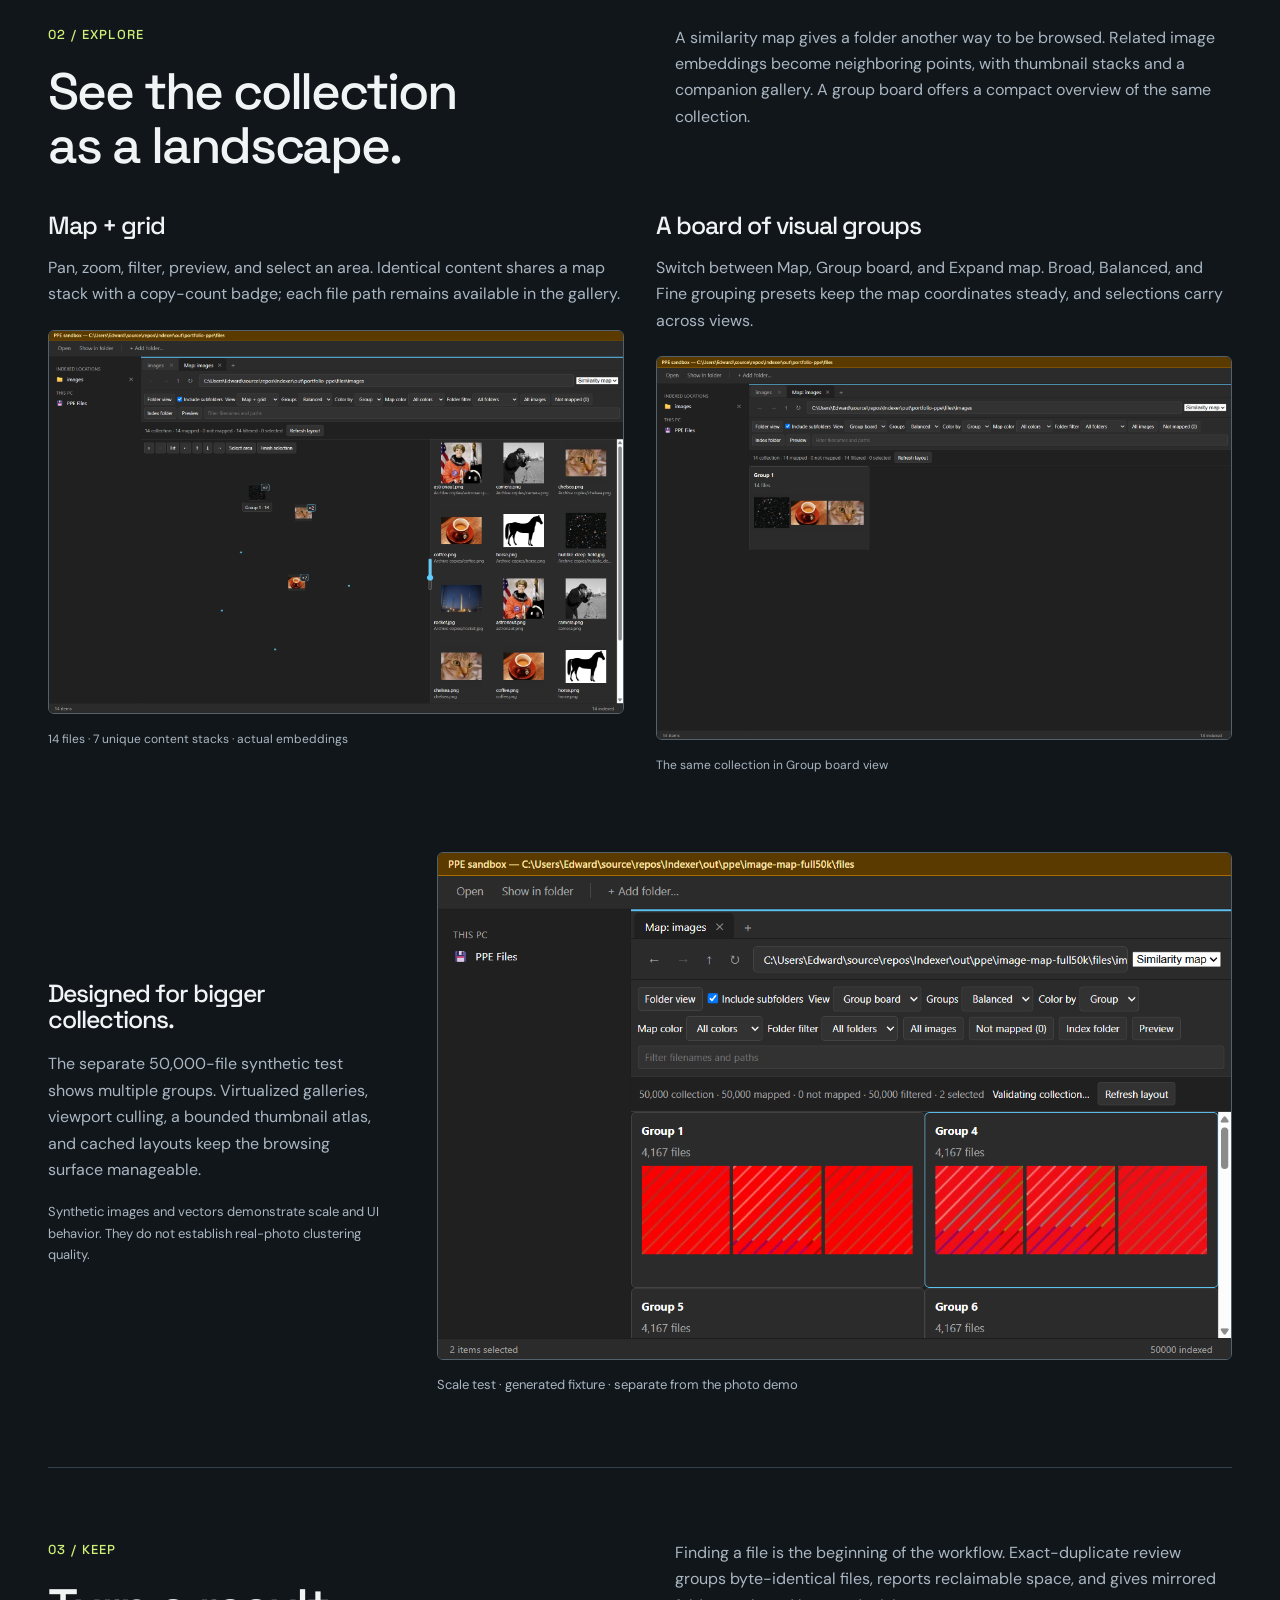
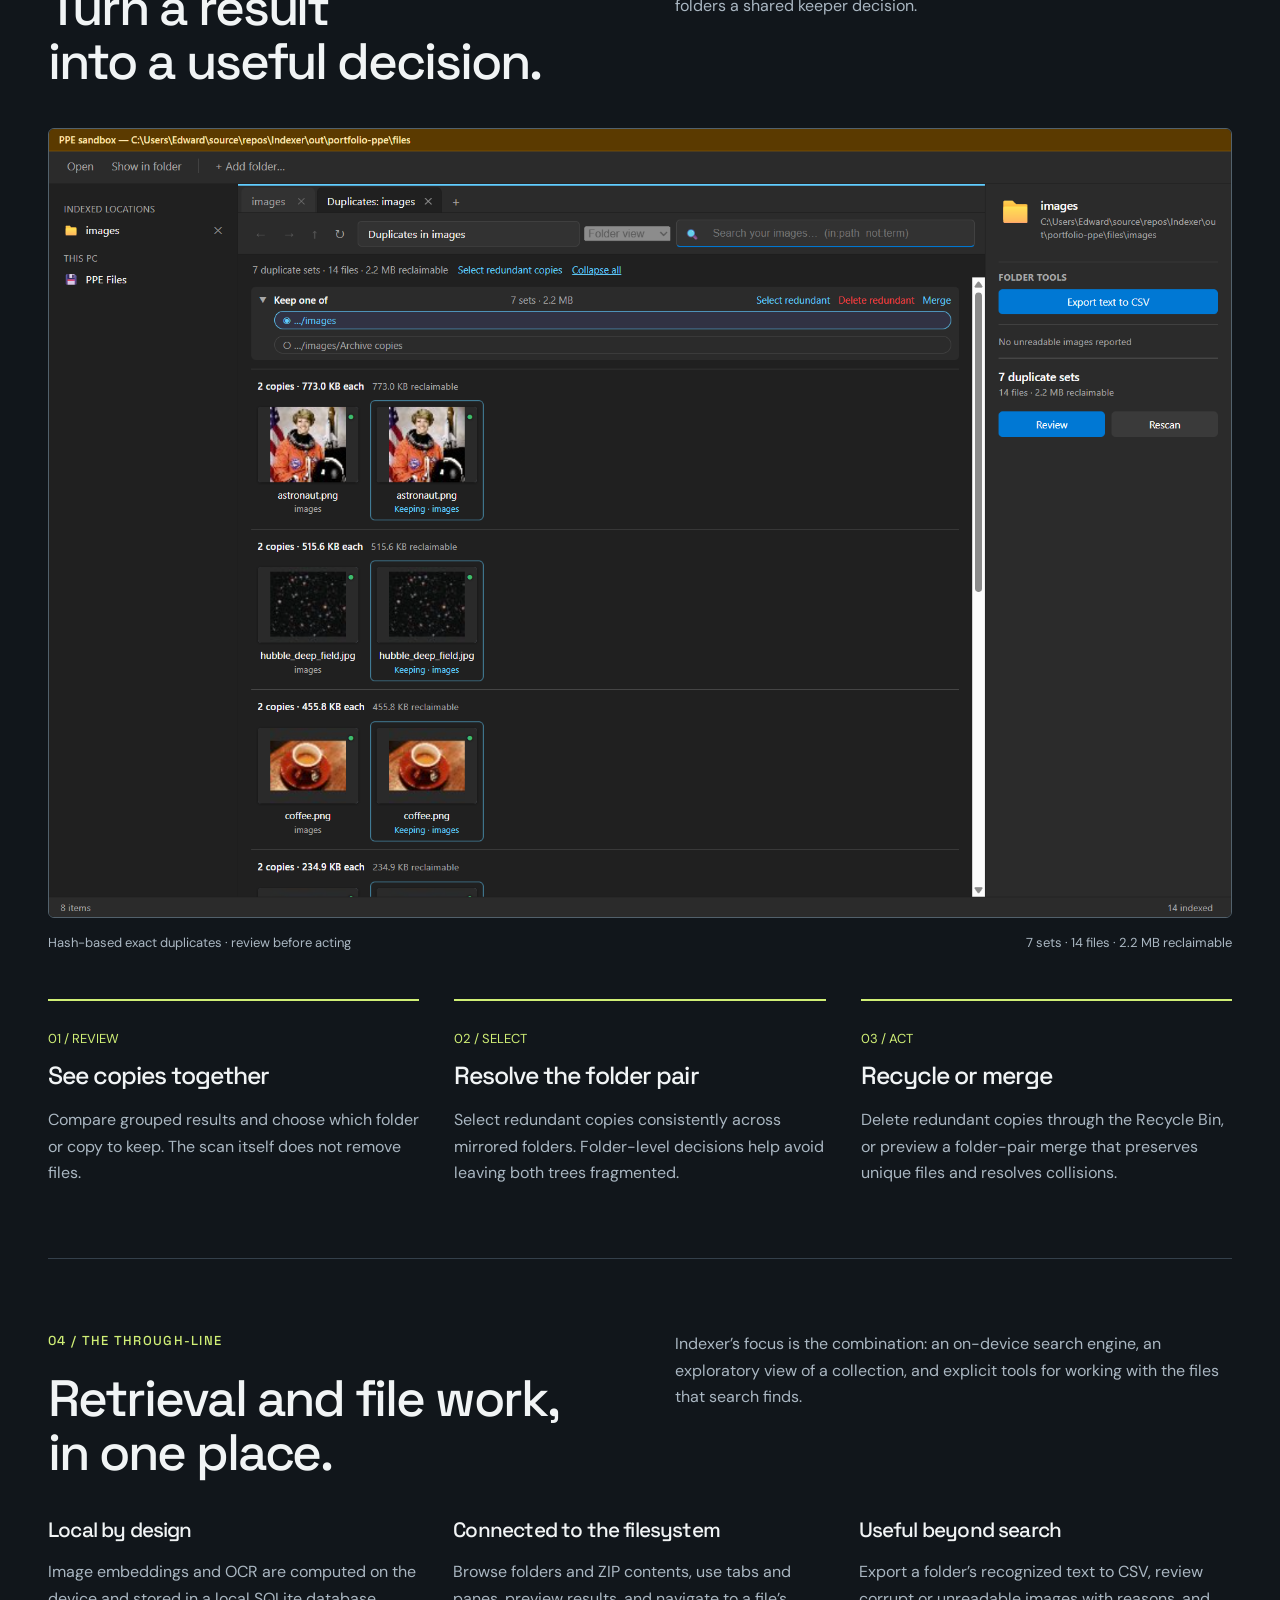
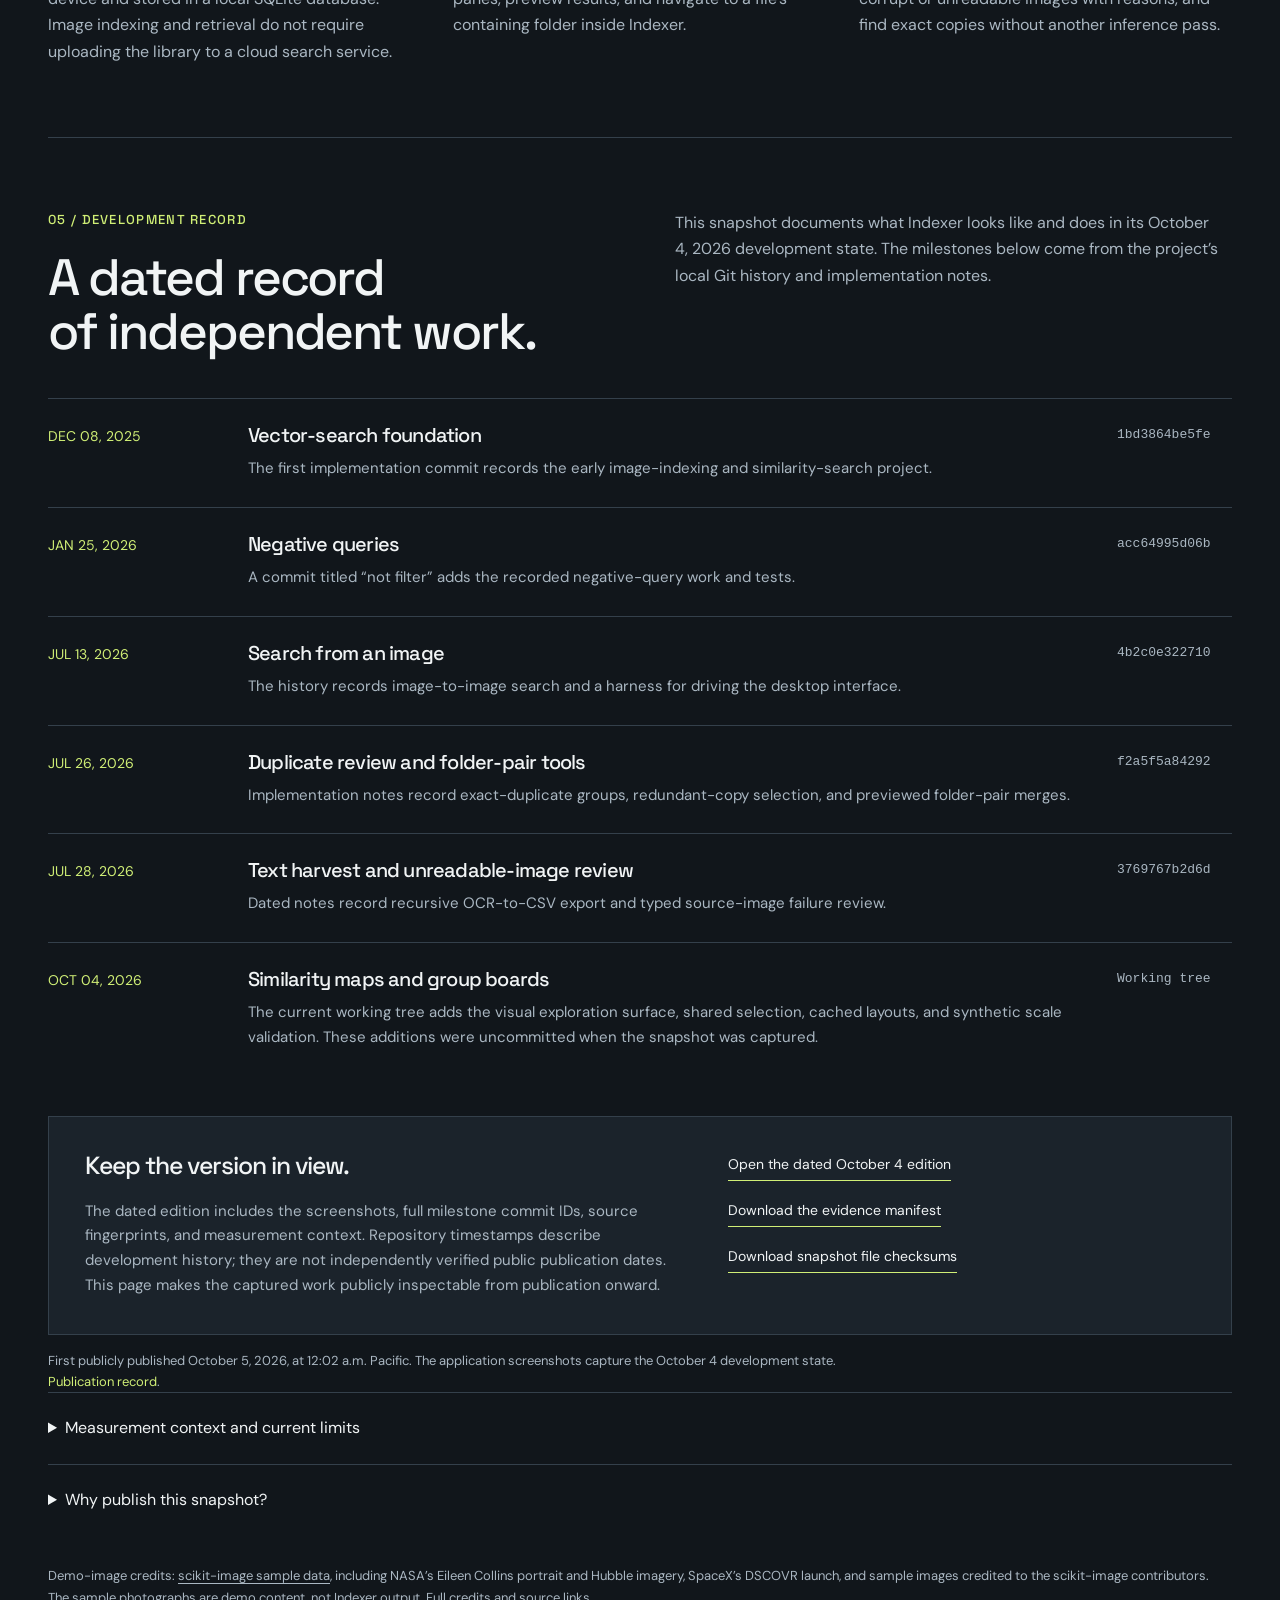
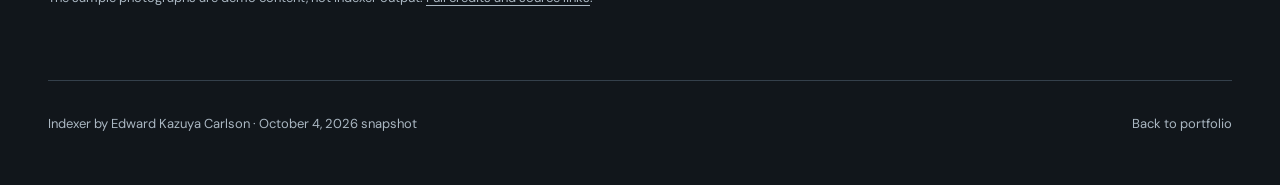
<file: projects/indexer/snapshots/2026-10-04/index.html>
<!doctype html>
<html lang="en">
<head>
  <meta charset="utf-8"><meta name="viewport" content="width=device-width, initial-scale=1">
  <title>Indexer — October 4, 2026 development snapshot | Edward Carlson</title>
  <meta name="description" content="A dated look at Indexer by Edward Kazuya Carlson: fast local semantic image search, negative queries, similarity maps, group boards, and exact-duplicate review.">
  <meta property="og:title" content="Indexer — A closer look at your image library"><meta property="og:description" content="Independent Windows software by Edward Kazuya Carlson. Real screenshots, distinctive file workflows, and a dated development record.">
  <link rel="canonical" href="https://edward-carlson-portfolio.edkazcarlson.chatgpt.site/projects/indexer/snapshots/2026-10-04/">
  <link rel="icon" type="image/svg+xml" href="data:image/svg+xml,%3Csvg xmlns='http://www.w3.org/2000/svg' viewBox='0 0 32 32'%3E%3Crect width='32' height='32' rx='7' fill='%2311161b'/%3E%3Cpath d='M9 8h15v4H13v3h9v4h-9v3h11v4H9z' fill='%23d0ef76'/%3E%3C/svg%3E">
  <link rel="stylesheet" href="/projects/indexer/snapshots/2026-10-04/assets/site.css"><script src="/projects/indexer/snapshots/2026-10-04/assets/gallery.js" defer></script>
</head>
<body>
  <a class="skip" href="#main">Skip to content</a>
  <header class="header wrap"><a class="wordmark" href="/">EDWARD CARLSON<span>SOFTWARE / SELECTED WORK</span></a><nav aria-label="Main"><a href="/">Portfolio</a><a href="https://github.com/edkazcarlson">GitHub</a></nav></header>
  <main id="main">
    <section class="case-hero wrap">
      <div class="case-topline"><p class="eyebrow">01 / INDEXER</p><span class="snapshot-label">DEVELOPMENT SNAPSHOT · OCTOBER 4, 2026</span></div>
      <div id="snapshot-banner"></div>
      <h1>A closer look at<br>your image library<span class="accent">.</span></h1>
      <div class="case-intro"><p class="lead">A Windows file browser built around the way you remember images: what’s in them, what looks alike, and what you want to keep.</p><p class="context">Indexer is an independent project by Edward Kazuya Carlson. It combines local AI retrieval with visual exploration and practical file tools, keeping the search result connected to the file itself.</p></div>
      <div class="pills"><span class="pill">Windows desktop</span><span class="pill">On-device inference</span><span class="pill">C++ + WebView2</span><span class="pill">In development</span></div>
      <nav class="case-nav" aria-label="On this page"><a href="#search">Search</a><a href="#explore">Visual exploration</a><a href="#cleanup">Duplicate tools</a><a href="#record">Development record</a><a href="/projects/indexer/snapshots/2026-10-04/">Dated snapshot</a></nav>
    </section>
    <section class="showcase wrap" aria-label="Indexer application screenshot">
      <button class="image-button" data-image="/projects/indexer/snapshots/2026-10-04/assets/semantic-search.png" data-caption="Semantic search for space. Real Indexer development build, 14-file disposable library, October 4, 2026." aria-label="Enlarge the semantic search screenshot"><img src="/projects/indexer/snapshots/2026-10-04/assets/semantic-search.png" alt="Indexer ranks images of galaxies, a rocket, and an astronaut ahead of unrelated photographs for the query space" width="1800" height="1200"></button>
      <p class="caption"><span>Actual application · public sample images · isolated demo profile</span><span>Select any screenshot to enlarge</span></p>
      <div class="metrics"><div class="metric"><strong>5 ms</strong><span>Warm search shown in this demo</span></div><div class="metric"><strong>0.89 s</strong><span>Cached map reopen in a 50,000-file test</span></div><div class="metric"><strong>7 sets</strong><span>Exact duplicates found in the demo</span></div></div>
      <p class="measurement-note">The search screenshot uses 14 files and an already-warm query; it is not a large-library latency benchmark. The map timing comes from a separate synthetic fixture on a 24-thread, 31.1-GiB Windows machine. Cold preparation for that fixture took 20.49 seconds. <a class="accent" href="#measurements">Read the measurement details</a>.</p>
    </section>
    <section id="search" class="section wrap">
      <div class="section-heading"><div><p class="eyebrow">01 / FIND</p><h2>Search for the idea.<br>Refine the intent.</h2></div><p>Filenames are only one clue. Indexer combines semantic image matches, recognized text, and paths in a ranked result list. Queries update as you type, with folder scope and negative terms available in the same search field.</p></div>
      <div class="feature-grid">
        <article class="feature"><h3>Meaning, text, and filenames</h3><p>Search <code>space</code> and images of a galaxy, rocket, and astronaut rise together. Local image embeddings, OCR, and path matching contribute to one fused ranking.</p><button class="image-button" data-image="/projects/indexer/snapshots/2026-10-04/assets/semantic-search.png" data-caption="space — 14 results, 5 ms displayed by the app on a warm demo query." aria-label="Enlarge the search screenshot"><img src="/projects/indexer/snapshots/2026-10-04/assets/semantic-search.png" alt="Semantic search results for space with a 5 ms response displayed by Indexer" width="1800" height="1200" loading="lazy"></button><p class="caption"><span>Query: space · warm demo query</span></p></article>
        <article class="feature"><h3>Say what you want less of</h3><p>Add <code>not:astronaut</code> to the same query. Astronaut images move to the bottom in this example. Negative terms influence relevance; they do not guarantee that every matching file disappears.</p><button class="image-button" data-image="/projects/indexer/snapshots/2026-10-04/assets/negative-search.png" data-caption="space not:astronaut — the astronaut photographs move from positions 5–6 to positions 13–14. The result count remains 14." aria-label="Enlarge the negative search screenshot"><img src="/projects/indexer/snapshots/2026-10-04/assets/negative-search.png" alt="Indexer search for space with a not astronaut chip; astronaut photographs are demoted to the bottom" width="1800" height="1200" loading="lazy"></button><p class="caption"><span>Query: space not:astronaut · 18 ms in this capture</span></p></article>
      </div>
      <div class="wide-feature"><div><h3>Start with an image, too.</h3><p>“Search similar” uses an indexed image as the query. Folder restrictions, recent searches, previews, tabs, and panes keep exploration close to the original files.</p></div><div class="notes-grid"><div><h3>Scope the search</h3><p>Use <span class="query">in:path</span> to focus a query on part of the library.</p></div><div><h3>Remember a result</h3><p>Recent searches preserve the query and its filters.</p></div><div><h3>Inspect in place</h3><p>Preview an image, then reveal its containing folder inside Indexer.</p></div></div></div>
    </section>
    <section id="explore" class="section wrap">
      <div class="section-heading"><div><p class="eyebrow">02 / EXPLORE</p><h2>See the collection<br>as a landscape.</h2></div><p>A similarity map gives a folder another way to be browsed. Related image embeddings become neighboring points, with thumbnail stacks and a companion gallery. A group board offers a compact overview of the same collection.</p></div>
      <div class="feature-grid">
        <article class="feature"><h3>Map + grid</h3><p>Pan, zoom, filter, preview, and select an area. Identical content shares a map stack with a copy-count badge; each file path remains available in the gallery.</p><button class="image-button" data-image="/projects/indexer/snapshots/2026-10-04/assets/similarity-map.png" data-caption="Similarity map of the 14-file demo. Seven unique images form seven content stacks; identical copies show ×2 badges. This small library forms one broad group." aria-label="Enlarge the similarity map screenshot"><img src="/projects/indexer/snapshots/2026-10-04/assets/similarity-map.png" alt="Indexer similarity map with thumbnail stacks and copy-count badges beside a gallery" width="1800" height="1200" loading="lazy"></button><p class="caption"><span>14 files · 7 unique content stacks · actual embeddings</span></p></article>
        <article class="feature"><h3>A board of visual groups</h3><p>Switch between Map, Group board, and Expand map. Broad, Balanced, and Fine grouping presets keep the map coordinates steady, and selections carry across views.</p><button class="image-button" data-image="/projects/indexer/snapshots/2026-10-04/assets/group-board.png" data-caption="Group board of the same small demo collection. The board and map share the collection and selection state." aria-label="Enlarge the group board screenshot"><img src="/projects/indexer/snapshots/2026-10-04/assets/group-board.png" alt="Indexer group board showing the visual group and representative images for the sample collection" width="1800" height="1200" loading="lazy"></button><p class="caption"><span>The same collection in Group board view</span></p></article>
      </div>
      <div class="wide-feature"><div><h3>Designed for bigger collections.</h3><p>The separate 50,000-file synthetic test shows multiple groups. Virtualized galleries, viewport culling, a bounded thumbnail atlas, and cached layouts keep the browsing surface manageable.</p><p class="measurement-note">Synthetic images and vectors demonstrate scale and UI behavior. They do not establish real-photo clustering quality.</p></div><figure><button class="image-button" data-image="/projects/indexer/snapshots/2026-10-04/assets/scale-group-board.png" data-caption="Separate 50,000-file PPE stress fixture with deterministic synthetic images and vectors. Captured by the existing integration harness on October 4, 2026." aria-label="Enlarge the synthetic scale-test group board"><img src="/projects/indexer/snapshots/2026-10-04/assets/scale-group-board.png" alt="Multiple visual groups in Indexer’s 50,000-file synthetic stress-test fixture" width="1183" height="754" loading="lazy"></button><figcaption class="caption"><span>Scale test · generated fixture · separate from the photo demo</span></figcaption></figure></div>
    </section>
    <section id="cleanup" class="section wrap">
      <div class="section-heading"><div><p class="eyebrow">03 / KEEP</p><h2>Turn a result<br>into a useful decision.</h2></div><p>Finding a file is the beginning of the workflow. Exact-duplicate review groups byte-identical files, reports reclaimable space, and gives mirrored folders a shared keeper decision.</p></div>
      <button class="image-button" data-image="/projects/indexer/snapshots/2026-10-04/assets/duplicate-review.png" data-caption="Exact-duplicate review: seven sets, fourteen files, and 2.2 MB reclaimable in the disposable sample library. This capture reviews copies without deleting them." aria-label="Enlarge the duplicate review screenshot"><img src="/projects/indexer/snapshots/2026-10-04/assets/duplicate-review.png" alt="Indexer duplicate tool groups two matching folders and shows keeper controls, redundant-copy selection, merge, and reclaimable space" width="1800" height="1200" loading="lazy"></button>
      <p class="caption"><span>Hash-based exact duplicates · review before acting</span><span>7 sets · 14 files · 2.2 MB reclaimable</span></p>
      <div class="workflow"><div><small>01 / REVIEW</small><h3>See copies together</h3><p>Compare grouped results and choose which folder or copy to keep. The scan itself does not remove files.</p></div><div><small>02 / SELECT</small><h3>Resolve the folder pair</h3><p>Select redundant copies consistently across mirrored folders. Folder-level decisions help avoid leaving both trees fragmented.</p></div><div><small>03 / ACT</small><h3>Recycle or merge</h3><p>Delete redundant copies through the Recycle Bin, or preview a folder-pair merge that preserves unique files and resolves collisions.</p></div></div>
    </section>
    <section class="section wrap">
      <div class="section-heading"><div><p class="eyebrow">04 / THE THROUGH-LINE</p><h2>Retrieval and file work,<br>in one place.</h2></div><p>Indexer’s focus is the combination: an on-device search engine, an exploratory view of a collection, and explicit tools for working with the files that search finds.</p></div>
      <div class="notes-grid"><div><h3>Local by design</h3><p>Image embeddings and OCR are computed on the device and stored in a local SQLite database. Image indexing and retrieval do not require uploading the library to a cloud search service.</p></div><div><h3>Connected to the filesystem</h3><p>Browse folders and ZIP contents, use tabs and panes, preview results, and navigate to a file’s containing folder inside Indexer.</p></div><div><h3>Useful beyond search</h3><p>Export a folder’s recognized text to CSV, review corrupt or unreadable images with reasons, and find exact copies without another inference pass.</p></div></div>
    </section>
    <section id="record" class="section wrap">
      <div class="section-heading"><div><p class="eyebrow">05 / DEVELOPMENT RECORD</p><h2>A dated record<br>of independent work.</h2></div><p>This snapshot documents what Indexer looks like and does in its October 4, 2026 development state. The milestones below come from the project’s local Git history and implementation notes.</p></div>
      <div class="timeline">
        <article class="timeline-row"><time datetime="2025-12-08">DEC 08, 2025</time><div><h3>Vector-search foundation</h3><p>The first implementation commit records the early image-indexing and similarity-search project.</p></div><span class="commit" title="1bd3864be5fea48ca684ea2294150848e83aec48">1bd3864be5fe</span></article>
        <article class="timeline-row"><time datetime="2026-01-25">JAN 25, 2026</time><div><h3>Negative queries</h3><p>A commit titled “not filter” adds the recorded negative-query work and tests.</p></div><span class="commit" title="acc64995d06bbcee59675ed25cea2aa130e70ef7">acc64995d06b</span></article>
        <article class="timeline-row"><time datetime="2026-07-13">JUL 13, 2026</time><div><h3>Search from an image</h3><p>The history records image-to-image search and a harness for driving the desktop interface.</p></div><span class="commit" title="4b2c0e3227100073b59ef8a738969f5bf2179f20">4b2c0e322710</span></article>
        <article class="timeline-row"><time datetime="2026-07-26">JUL 26, 2026</time><div><h3>Duplicate review and folder-pair tools</h3><p>Implementation notes record exact-duplicate groups, redundant-copy selection, and previewed folder-pair merges.</p></div><span class="commit" title="f2a5f5a84292470d5e8d083f2d14445c26da9561">f2a5f5a84292</span></article>
        <article class="timeline-row"><time datetime="2026-07-28">JUL 28, 2026</time><div><h3>Text harvest and unreadable-image review</h3><p>Dated notes record recursive OCR-to-CSV export and typed source-image failure review.</p></div><span class="commit" title="3769767b2d6d0c43431488acc21a4b120af918fa">3769767b2d6d</span></article>
        <article class="timeline-row"><time datetime="2026-10-04">OCT 04, 2026</time><div><h3>Similarity maps and group boards</h3><p>The current working tree adds the visual exploration surface, shared selection, cached layouts, and synthetic scale validation. These additions were uncommitted when the snapshot was captured.</p></div><span class="commit">Working tree</span></article>
      </div>
      <div class="evidence"><div><h3>Keep the version in view.</h3><p>The dated edition includes the screenshots, full milestone commit IDs, source fingerprints, and measurement context. Repository timestamps describe development history; they are not independently verified public publication dates. This page makes the captured work publicly inspectable from publication onward.</p></div><div class="evidence-links"><a href="/projects/indexer/snapshots/2026-10-04/">Open the dated October 4 edition</a><a href="/projects/indexer/snapshots/2026-10-04/evidence.json" download>Download the evidence manifest</a><a href="/projects/indexer/snapshots/2026-10-04/SHA256SUMS.txt" download>Download snapshot file checksums</a></div></div>
      <p class="measurement-note">First publicly published October 5, 2026, at 12:02 a.m. Pacific. The application screenshots capture the October 4 development state. <a class="accent" href="/projects/indexer/snapshots/2026-10-04/publication.json">Publication record</a>.</p>
      <details id="measurements"><summary>Measurement context and current limits</summary><p>The 14-file screenshot corpus contains seven public scikit-image examples and one identical copy of each. The captured warm <code>space</code> query displays 5 ms; <code>space not:astronaut</code> displays 18 ms. These are individual GUI observations, including warm caches, rather than a statistical benchmark or a cold-start claim.</p><p>The separate 50,000-file generated fixture contains 11,220 unique content stacks. Recorded timings: cold folder preparation 20.49 s, native cached reopening 0.54 s, GUI cached reopening 0.89 s, preset switching 29–33 ms, and draw p95 10 ms. The test machine ran Windows 11 with 24 logical CPUs and 31.1 GiB usable RAM. A synthetic 50,000-unique-vector pipeline test took 66.12 s. These are different workloads.</p><p>The similarity-map feature is a development implementation and has not been packaged or released by this snapshot. Qualification on an actual 8-core, 16-GiB baseline and real-photo clustering evaluation remain future work. Exact-duplicate cleanup is implemented; near-duplicate cleanup, automatic culling, and visual folder diff are not presented here as completed features.</p></details>
      <details><summary>Why publish this snapshot?</summary><p>This is a record of an independently developed project, its implementation choices, and the workflows it already supports. As AI features expand across desktop software, the snapshot gives visitors something concrete to inspect: the working interface, its behavior, and the recorded development history.</p><p>The purpose is to document the work. It does not claim that another company copied Indexer, that these ideas are unique inventions, or that repository timestamps prove priority over any particular announcement.</p></details>
      <p class="credits">Demo-image credits: <a href="https://scikit-image.org/docs/0.19.x/api/skimage.data.html">scikit-image sample data</a>, including NASA’s Eileen Collins portrait and Hubble imagery, SpaceX’s DSCOVR launch, and sample images credited to the scikit-image contributors. The sample photographs are demo content, not Indexer output. <a href="/projects/indexer/snapshots/2026-10-04/assets/image-credits.txt">Full credits and source links</a>.</p>
    </section>
  </main>
  <footer class="footer wrap"><span>Indexer by Edward Kazuya Carlson · October 4, 2026 snapshot</span><a href="/">Back to portfolio</a></footer>
  <dialog class="lightbox" aria-label="Enlarged application screenshot"><button class="close" type="button">Close screenshot</button><img alt=""><p></p></dialog>
</body>
</html>
</file>
<file: assets/site.css>
@import url('https://fonts.googleapis.com/css2?family=DM+Sans:wght@400;450;500;600;700&family=Space+Grotesk:wght@400;500;600;700&display=swap');
:root{color-scheme:dark;--bg:#11161b;--panel:#1b232b;--line:#34404b;--text:#f1f4f5;--muted:#aab7c2;--accent:#d0ef76;--max:1260px}
*{box-sizing:border-box}html{scroll-behavior:smooth;scroll-padding-top:30px}body{margin:0;background:var(--bg);color:var(--text);font:16px/1.65 'DM Sans',Segoe UI,sans-serif}a{color:inherit;text-decoration:none}a:hover{color:var(--accent)}a:focus-visible,button:focus-visible,summary:focus-visible{outline:3px solid var(--accent);outline-offset:5px}button{font:inherit}img{max-width:100%;display:block}h1,h2,h3,p,figure{margin:0}h1,h2,h3{font-family:'Space Grotesk',Segoe UI,sans-serif;line-height:1.05;letter-spacing:-.04em}h1{font-size:clamp(3.4rem,7vw,7rem);font-weight:500}h2{font-size:clamp(2rem,4vw,3.5rem);font-weight:500}h3{font-size:1.55rem;font-weight:500}.wrap{max-width:var(--max);margin:auto;width:calc(100% - 96px)}.header{padding:32px 0;display:flex;justify-content:space-between;align-items:center;border-bottom:1px solid var(--line);gap:20px}.wordmark{font:600 16px/1.5 'Space Grotesk',sans-serif;letter-spacing:.06em}.wordmark span{display:block;color:var(--muted);font:12px/1.7 'DM Sans',sans-serif;letter-spacing:.12em}.header nav{display:flex;gap:34px;font-size:14px}.home-intro{padding:94px 0 88px}.eyebrow,.section-label{font:500 13px/1.6 'Space Grotesk',sans-serif;letter-spacing:.1em}.eyebrow{color:var(--accent);margin-bottom:28px}.muted{color:var(--muted)}.intro-copy{font-size:20px;max-width:490px;color:var(--muted);margin-top:30px}.section-label{display:flex;justify-content:space-between;gap:16px;color:var(--muted);margin-bottom:24px}.featured{border-top:1px solid var(--line);padding-top:24px}.project-cover{display:grid;grid-template-columns:.7fr 1.3fr;background:var(--panel);overflow:hidden;align-items:center;min-height:470px}.cover-copy{padding:50px}.cover-copy h2{font-size:clamp(3rem,5vw,5.4rem)}.cover-copy p{margin:24px 0 44px;color:var(--muted);font-size:18px}.accent{color:var(--accent)}.text-link{font-size:14px;padding-bottom:7px;border-bottom:1px solid var(--accent)}.project-cover img{transform:rotate(-3deg) translate(22px,14px) scale(1.04);border:1px solid #4f5f68;border-radius:7px;box-shadow:0 20px 50px #0006}.project-summary{display:grid;grid-template-columns:1.3fr 1fr;gap:50px;padding:28px 0 75px}.project-summary p{color:var(--muted);max-width:590px}.edition{font-size:14px;align-self:start;text-align:right;color:var(--accent)}.other-work{padding:28px 0 75px;border-top:1px solid var(--line)}.other-work>a{display:grid;grid-template-columns:1fr 1.2fr auto;align-items:center;gap:30px;border-bottom:1px solid var(--line);padding:28px 0}.other-work p,.other-work span{color:var(--muted);font-size:14px}.footer{border-top:1px solid var(--line);padding:32px 0 50px;display:flex;justify-content:space-between;font-size:13px;color:var(--muted);gap:20px}.skip{position:absolute;left:15px;top:-100px;z-index:20;background:var(--accent);color:var(--bg);padding:10px}.skip:focus{top:10px}
.case-hero{padding:72px 0 40px}.case-topline{display:flex;justify-content:space-between;gap:20px;margin-bottom:36px}.case-topline .eyebrow{margin:0}.snapshot-label{color:var(--muted);font-size:13px}.case-hero h1{max-width:950px}.case-intro{display:grid;grid-template-columns:1.2fr 1fr;gap:70px;margin-top:32px}.case-intro .lead{font-size:22px;color:var(--text);max-width:620px}.case-intro .context{color:var(--muted);max-width:450px}.pills{display:flex;gap:10px;flex-wrap:wrap;margin-top:28px}.pill{border:1px solid var(--line);padding:6px 12px;border-radius:30px;font-size:13px;color:var(--muted)}.case-nav{display:flex;flex-wrap:wrap;gap:28px;border-block:1px solid var(--line);padding:18px 0;margin-top:42px;font-size:14px}.showcase{padding:38px 0 76px}.image-button{display:block;background:none;border:0;padding:0;width:100%;text-align:left;cursor:zoom-in;color:inherit}.image-button img{width:100%;border:1px solid #52616c;border-radius:6px}.caption{display:flex;justify-content:space-between;gap:20px;color:var(--muted);font-size:13px;margin-top:14px}.caption span:last-child{white-space:nowrap}.metrics{display:grid;grid-template-columns:repeat(3,1fr);border-block:1px solid var(--line);margin-top:34px}.metric{padding:24px 28px;border-right:1px solid var(--line)}.metric:first-child{padding-left:0}.metric:last-child{border:0}.metric strong{display:block;font:500 36px/1.2 'Space Grotesk',sans-serif;color:var(--accent)}.metric span{font-size:14px;color:var(--muted)}.measurement-note{font-size:13px;color:var(--muted);margin-top:15px;max-width:820px}.section{padding:72px 0;border-top:1px solid var(--line)}.section-heading{display:grid;grid-template-columns:1fr 1fr;gap:70px;margin-bottom:40px}.section-heading>p{color:var(--muted);max-width:550px}.section-heading .eyebrow{margin-bottom:20px}.feature-grid{display:grid;grid-template-columns:1fr 1fr;gap:48px 32px}.feature h3{margin-bottom:16px}.feature>p{color:var(--muted);margin:16px 0 22px}.feature code,.query{font:14px/1.6 Consolas,monospace;background:#222e35;color:var(--accent);padding:4px 7px;border-radius:3px}.feature .image-button img{aspect-ratio:1.5;object-fit:cover}.feature .caption{font-size:12px}.wide-feature{display:grid;grid-template-columns:.6fr 1.4fr;gap:48px;align-items:center;margin-top:54px}.wide-feature p{color:var(--muted);margin-top:18px}.workflow{display:grid;grid-template-columns:repeat(3,1fr);gap:35px;margin-top:45px}.workflow>div{border-top:2px solid var(--accent);padding-top:24px}.workflow small{color:var(--accent);font-size:13px}.workflow h3{margin:12px 0 18px}.workflow p{color:var(--muted)}.notes-grid{display:grid;grid-template-columns:repeat(3,1fr);gap:32px}.notes-grid h3{font-size:1.3rem;margin-bottom:18px}.notes-grid p{color:var(--muted)}.timeline{margin-top:36px}.timeline-row{display:grid;grid-template-columns:170px 1fr 115px;gap:30px;border-top:1px solid var(--line);padding:26px 0}.timeline-row time{font-size:14px;color:var(--accent)}.timeline-row h3{font-size:1.25rem;margin-bottom:10px}.timeline-row p{color:var(--muted);font-size:15px}.commit{font:13px/1.6 Consolas,monospace;color:var(--muted);align-self:start}.evidence{display:grid;grid-template-columns:1.25fr 1fr;gap:60px;padding:36px;background:var(--panel);border:1px solid var(--line);margin-top:40px}.evidence h3{margin-bottom:20px}.evidence p{color:var(--muted);font-size:15px}.evidence-links{display:flex;flex-direction:column;align-items:start;gap:18px}.evidence-links a{border-bottom:1px solid var(--accent);padding-bottom:4px;font-size:14px}.snapshot-banner{border-left:3px solid var(--accent);padding:15px 24px;background:var(--panel);margin-bottom:30px;color:var(--muted);font-size:14px}.snapshot-banner a{color:var(--accent)}details{border-top:1px solid var(--line);padding:22px 0}summary{cursor:pointer;font-size:16px}details p{color:var(--muted);max-width:900px;padding-top:18px}.credits{font-size:13px;color:var(--muted);margin-top:30px}.credits a{text-decoration:underline;text-underline-offset:3px}.lightbox{max-width:96vw;width:1440px;background:var(--bg);color:var(--text);border:1px solid var(--line);padding:20px;max-height:96vh}.lightbox::backdrop{background:#000d}.lightbox .close{display:block;margin:0 0 15px auto;background:var(--panel);color:var(--text);border:1px solid var(--line);padding:8px 16px;cursor:pointer}.lightbox img{width:100%;max-height:78vh;object-fit:contain}.lightbox p{font-size:14px;margin-top:15px;color:var(--muted)}
@media(max-width:900px){.wrap{width:calc(100% - 48px)}.home-intro{padding:65px 0}.project-cover{grid-template-columns:1fr;min-height:0}.cover-copy{padding:35px}.cover-copy p{margin:18px 0 28px}.project-cover img{transform:none;border-radius:0}.project-summary,.case-intro,.section-heading,.wide-feature,.evidence{grid-template-columns:1fr;gap:28px}.edition{text-align:left}.feature-grid{gap:35px 22px}.other-work>a{grid-template-columns:1fr 1fr}.other-work>a>span{display:none}.notes-grid{grid-template-columns:1fr;gap:28px}.timeline-row{grid-template-columns:130px 1fr;gap:22px}.commit{grid-column:2}.metrics .metric{padding:20px}.metrics .metric:first-child{padding-left:0}.metric strong{font-size:30px}.workflow{gap:24px}.case-nav{gap:18px}.case-topline{flex-wrap:wrap}}
@media(max-width:600px){.wrap{width:calc(100% - 36px)}.header{padding:22px 0}.header nav{gap:18px}.wordmark{font-size:14px}.wordmark span{font-size:12px;letter-spacing:0}.home-intro{padding:54px 0}.home-intro h1{font-size:3.25rem}.intro-copy{font-size:18px}.section-label{font-size:12px;letter-spacing:.035em}.section-label span:last-child{max-width:110px;text-align:right}.project-summary{padding-bottom:48px}.other-work>a{grid-template-columns:1fr;gap:12px}.footer{flex-direction:column;gap:8px}.case-hero{padding-top:45px}.case-hero h1{font-size:3rem}.case-intro .lead{font-size:20px}.feature-grid,.workflow{grid-template-columns:1fr}.section{padding:48px 0}.showcase{padding-bottom:48px}.caption{display:block}.caption span{display:block}.caption span:last-child{margin-top:5px;white-space:normal}.metrics{grid-template-columns:1fr}.metric{border-right:0;border-bottom:1px solid var(--line);padding:20px 0!important}.metric strong{font-size:34px}.timeline-row{grid-template-columns:1fr;gap:14px}.commit{grid-column:1}.evidence{padding:25px}.feature .caption{font-size:13px}}
img{height:auto}
@media(prefers-reduced-motion:reduce){html{scroll-behavior:auto}}
</file>
<file: projects/indexer/snapshots/2026-10-04/assets/site.css>
@import url('https://fonts.googleapis.com/css2?family=DM+Sans:wght@400;450;500;600;700&family=Space+Grotesk:wght@400;500;600;700&display=swap');
:root{color-scheme:dark;--bg:#11161b;--panel:#1b232b;--line:#34404b;--text:#f1f4f5;--muted:#aab7c2;--accent:#d0ef76;--max:1260px}
*{box-sizing:border-box}html{scroll-behavior:smooth;scroll-padding-top:30px}body{margin:0;background:var(--bg);color:var(--text);font:16px/1.65 'DM Sans',Segoe UI,sans-serif}a{color:inherit;text-decoration:none}a:hover{color:var(--accent)}a:focus-visible,button:focus-visible,summary:focus-visible{outline:3px solid var(--accent);outline-offset:5px}button{font:inherit}img{max-width:100%;display:block}h1,h2,h3,p,figure{margin:0}h1,h2,h3{font-family:'Space Grotesk',Segoe UI,sans-serif;line-height:1.05;letter-spacing:-.04em}h1{font-size:clamp(3.4rem,7vw,7rem);font-weight:500}h2{font-size:clamp(2rem,4vw,3.5rem);font-weight:500}h3{font-size:1.55rem;font-weight:500}.wrap{max-width:var(--max);margin:auto;width:calc(100% - 96px)}.header{padding:32px 0;display:flex;justify-content:space-between;align-items:center;border-bottom:1px solid var(--line);gap:20px}.wordmark{font:600 16px/1.5 'Space Grotesk',sans-serif;letter-spacing:.06em}.wordmark span{display:block;color:var(--muted);font:12px/1.7 'DM Sans',sans-serif;letter-spacing:.12em}.header nav{display:flex;gap:34px;font-size:14px}.home-intro{padding:94px 0 88px}.eyebrow,.section-label{font:500 13px/1.6 'Space Grotesk',sans-serif;letter-spacing:.1em}.eyebrow{color:var(--accent);margin-bottom:28px}.muted{color:var(--muted)}.intro-copy{font-size:20px;max-width:490px;color:var(--muted);margin-top:30px}.section-label{display:flex;justify-content:space-between;gap:16px;color:var(--muted);margin-bottom:24px}.featured{border-top:1px solid var(--line);padding-top:24px}.project-cover{display:grid;grid-template-columns:.7fr 1.3fr;background:var(--panel);overflow:hidden;align-items:center;min-height:470px}.cover-copy{padding:50px}.cover-copy h2{font-size:clamp(3rem,5vw,5.4rem)}.cover-copy p{margin:24px 0 44px;color:var(--muted);font-size:18px}.accent{color:var(--accent)}.text-link{font-size:14px;padding-bottom:7px;border-bottom:1px solid var(--accent)}.project-cover img{transform:rotate(-3deg) translate(22px,14px) scale(1.04);border:1px solid #4f5f68;border-radius:7px;box-shadow:0 20px 50px #0006}.project-summary{display:grid;grid-template-columns:1.3fr 1fr;gap:50px;padding:28px 0 75px}.project-summary p{color:var(--muted);max-width:590px}.edition{font-size:14px;align-self:start;text-align:right;color:var(--accent)}.other-work{padding:28px 0 75px;border-top:1px solid var(--line)}.other-work>a{display:grid;grid-template-columns:1fr 1.2fr auto;align-items:center;gap:30px;border-bottom:1px solid var(--line);padding:28px 0}.other-work p,.other-work span{color:var(--muted);font-size:14px}.footer{border-top:1px solid var(--line);padding:32px 0 50px;display:flex;justify-content:space-between;font-size:13px;color:var(--muted);gap:20px}.skip{position:absolute;left:15px;top:-100px;z-index:20;background:var(--accent);color:var(--bg);padding:10px}.skip:focus{top:10px}
.case-hero{padding:72px 0 40px}.case-topline{display:flex;justify-content:space-between;gap:20px;margin-bottom:36px}.case-topline .eyebrow{margin:0}.snapshot-label{color:var(--muted);font-size:13px}.case-hero h1{max-width:950px}.case-intro{display:grid;grid-template-columns:1.2fr 1fr;gap:70px;margin-top:32px}.case-intro .lead{font-size:22px;color:var(--text);max-width:620px}.case-intro .context{color:var(--muted);max-width:450px}.pills{display:flex;gap:10px;flex-wrap:wrap;margin-top:28px}.pill{border:1px solid var(--line);padding:6px 12px;border-radius:30px;font-size:13px;color:var(--muted)}.case-nav{display:flex;flex-wrap:wrap;gap:28px;border-block:1px solid var(--line);padding:18px 0;margin-top:42px;font-size:14px}.showcase{padding:38px 0 76px}.image-button{display:block;background:none;border:0;padding:0;width:100%;text-align:left;cursor:zoom-in;color:inherit}.image-button img{width:100%;border:1px solid #52616c;border-radius:6px}.caption{display:flex;justify-content:space-between;gap:20px;color:var(--muted);font-size:13px;margin-top:14px}.caption span:last-child{white-space:nowrap}.metrics{display:grid;grid-template-columns:repeat(3,1fr);border-block:1px solid var(--line);margin-top:34px}.metric{padding:24px 28px;border-right:1px solid var(--line)}.metric:first-child{padding-left:0}.metric:last-child{border:0}.metric strong{display:block;font:500 36px/1.2 'Space Grotesk',sans-serif;color:var(--accent)}.metric span{font-size:14px;color:var(--muted)}.measurement-note{font-size:13px;color:var(--muted);margin-top:15px;max-width:820px}.section{padding:72px 0;border-top:1px solid var(--line)}.section-heading{display:grid;grid-template-columns:1fr 1fr;gap:70px;margin-bottom:40px}.section-heading>p{color:var(--muted);max-width:550px}.section-heading .eyebrow{margin-bottom:20px}.feature-grid{display:grid;grid-template-columns:1fr 1fr;gap:48px 32px}.feature h3{margin-bottom:16px}.feature>p{color:var(--muted);margin:16px 0 22px}.feature code,.query{font:14px/1.6 Consolas,monospace;background:#222e35;color:var(--accent);padding:4px 7px;border-radius:3px}.feature .image-button img{aspect-ratio:1.5;object-fit:cover}.feature .caption{font-size:12px}.wide-feature{display:grid;grid-template-columns:.6fr 1.4fr;gap:48px;align-items:center;margin-top:54px}.wide-feature p{color:var(--muted);margin-top:18px}.workflow{display:grid;grid-template-columns:repeat(3,1fr);gap:35px;margin-top:45px}.workflow>div{border-top:2px solid var(--accent);padding-top:24px}.workflow small{color:var(--accent);font-size:13px}.workflow h3{margin:12px 0 18px}.workflow p{color:var(--muted)}.notes-grid{display:grid;grid-template-columns:repeat(3,1fr);gap:32px}.notes-grid h3{font-size:1.3rem;margin-bottom:18px}.notes-grid p{color:var(--muted)}.timeline{margin-top:36px}.timeline-row{display:grid;grid-template-columns:170px 1fr 115px;gap:30px;border-top:1px solid var(--line);padding:26px 0}.timeline-row time{font-size:14px;color:var(--accent)}.timeline-row h3{font-size:1.25rem;margin-bottom:10px}.timeline-row p{color:var(--muted);font-size:15px}.commit{font:13px/1.6 Consolas,monospace;color:var(--muted);align-self:start}.evidence{display:grid;grid-template-columns:1.25fr 1fr;gap:60px;padding:36px;background:var(--panel);border:1px solid var(--line);margin-top:40px}.evidence h3{margin-bottom:20px}.evidence p{color:var(--muted);font-size:15px}.evidence-links{display:flex;flex-direction:column;align-items:start;gap:18px}.evidence-links a{border-bottom:1px solid var(--accent);padding-bottom:4px;font-size:14px}.snapshot-banner{border-left:3px solid var(--accent);padding:15px 24px;background:var(--panel);margin-bottom:30px;color:var(--muted);font-size:14px}.snapshot-banner a{color:var(--accent)}details{border-top:1px solid var(--line);padding:22px 0}summary{cursor:pointer;font-size:16px}details p{color:var(--muted);max-width:900px;padding-top:18px}.credits{font-size:13px;color:var(--muted);margin-top:30px}.credits a{text-decoration:underline;text-underline-offset:3px}.lightbox{max-width:96vw;width:1440px;background:var(--bg);color:var(--text);border:1px solid var(--line);padding:20px;max-height:96vh}.lightbox::backdrop{background:#000d}.lightbox .close{display:block;margin:0 0 15px auto;background:var(--panel);color:var(--text);border:1px solid var(--line);padding:8px 16px;cursor:pointer}.lightbox img{width:100%;max-height:78vh;object-fit:contain}.lightbox p{font-size:14px;margin-top:15px;color:var(--muted)}
@media(max-width:900px){.wrap{width:calc(100% - 48px)}.home-intro{padding:65px 0}.project-cover{grid-template-columns:1fr;min-height:0}.cover-copy{padding:35px}.cover-copy p{margin:18px 0 28px}.project-cover img{transform:none;border-radius:0}.project-summary,.case-intro,.section-heading,.wide-feature,.evidence{grid-template-columns:1fr;gap:28px}.edition{text-align:left}.feature-grid{gap:35px 22px}.other-work>a{grid-template-columns:1fr 1fr}.other-work>a>span{display:none}.notes-grid{grid-template-columns:1fr;gap:28px}.timeline-row{grid-template-columns:130px 1fr;gap:22px}.commit{grid-column:2}.metrics .metric{padding:20px}.metrics .metric:first-child{padding-left:0}.metric strong{font-size:30px}.workflow{gap:24px}.case-nav{gap:18px}.case-topline{flex-wrap:wrap}}
@media(max-width:600px){.wrap{width:calc(100% - 36px)}.header{padding:22px 0}.header nav{gap:18px}.wordmark{font-size:14px}.wordmark span{font-size:12px;letter-spacing:0}.home-intro{padding:54px 0}.home-intro h1{font-size:3.25rem}.intro-copy{font-size:18px}.section-label{font-size:12px;letter-spacing:.035em}.section-label span:last-child{max-width:110px;text-align:right}.project-summary{padding-bottom:48px}.other-work>a{grid-template-columns:1fr;gap:12px}.footer{flex-direction:column;gap:8px}.case-hero{padding-top:45px}.case-hero h1{font-size:3rem}.case-intro .lead{font-size:20px}.feature-grid,.workflow{grid-template-columns:1fr}.section{padding:48px 0}.showcase{padding-bottom:48px}.caption{display:block}.caption span{display:block}.caption span:last-child{margin-top:5px;white-space:normal}.metrics{grid-template-columns:1fr}.metric{border-right:0;border-bottom:1px solid var(--line);padding:20px 0!important}.metric strong{font-size:34px}.timeline-row{grid-template-columns:1fr;gap:14px}.commit{grid-column:1}.evidence{padding:25px}.feature .caption{font-size:13px}}
img{height:auto}
@media(prefers-reduced-motion:reduce){html{scroll-behavior:auto}}
</file>
